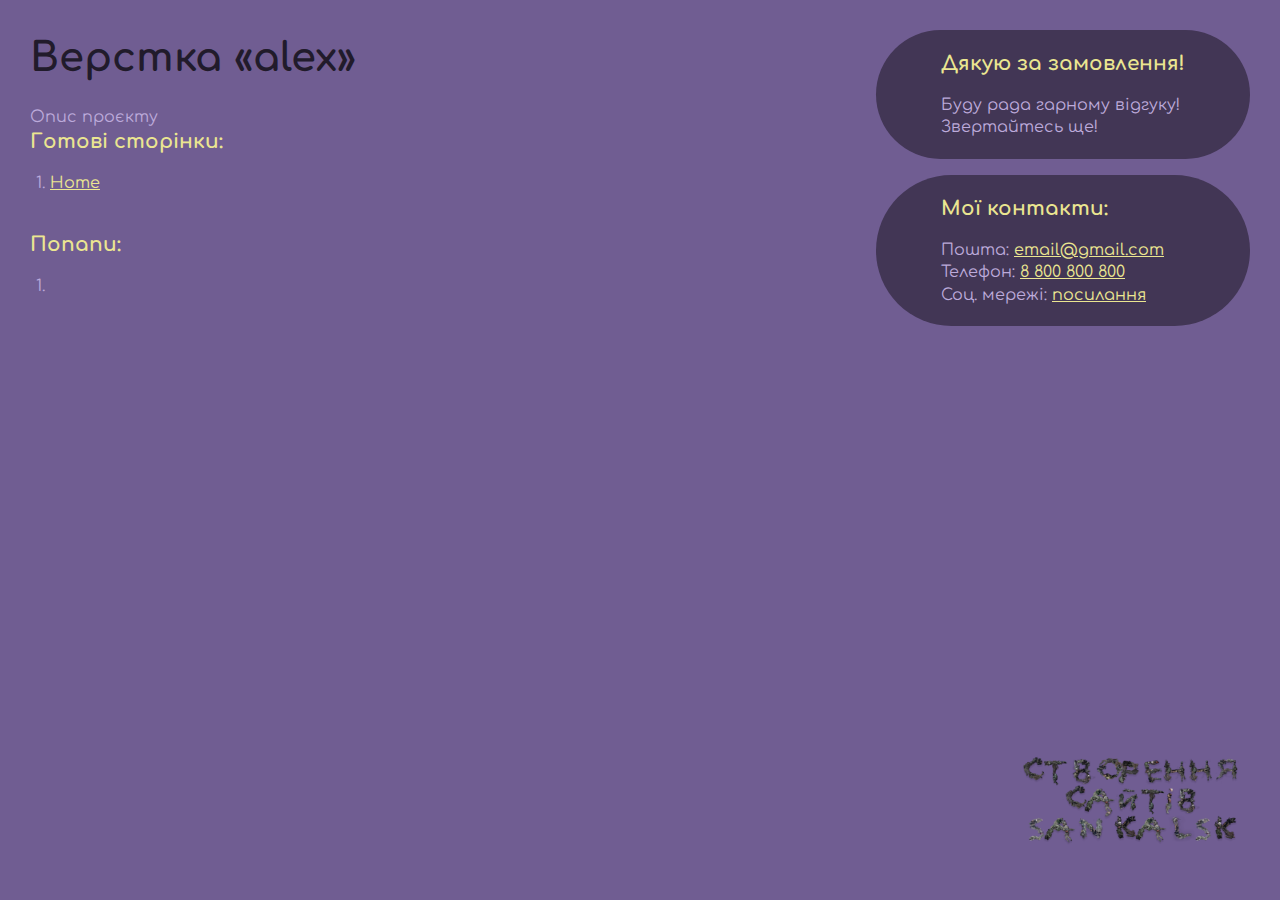
<file: index.html>
<!DOCTYPE html>
<html>

<head>
	<meta charset="UTF-8">
	<meta name="viewport" content="width=device-width, initial-scale=1.0">
	<title>Верстка «alex»</title>
</head>

<body>
	<div class="rootpage">
		<div class="rootpage__info">
			<h1>Верстка «alex»</h1>
			<div class="rootpage__content">
				<div class="rootpage__label">
					Опис проєкту
				</div>
				<h2>Готові сторінки:</h2>
				<ol class="rootpage__list">
					<li><a target="_blank" href="home.html">Home</a></li>
				</ol>
				<h2>Попапи:</h2>
				<ol class="rootpage__list">
					<li><a target="_blank" href="home.html#"></a></li>
				</ol>
			</div>
		</div>
		<div class="rootpage__feedback">
			<div class="rootpage__tnx">
				<h2>Дякую за замовлення!</h2>
				<p>Буду рада гарному відгуку!</p>
				<p>Звертайтесь ще!</p>
			</div>
			<div class="rootpage__contacts">
				<h2>Мої контакти:</h2>
				<p>Пошта: <a href="mailto:email@gmail.com">email@gmail.com</a></p>
				<p>Телефон: <a href="tel:8800800800">8 800 800 800</a></p>
				<p>Соц. мережі: <a href="#">посилання</a></p>
			</div>
		</div>
	</div>
</body>
<style>
	@charset "UTF-8";
	@import url('https://fonts.googleapis.com/css2?family=Comfortaa:wght@400;700&display=swap');

	*,
	*::before,
	*::after {
		padding: 0px;
		margin: 0px;
		border: 0px;
		box-sizing: border-box;
	}

	html,
	body {
		height: 100%;
		margin: 0;
		padding: 0;
		min-width: 20rem;
		width: 100%;
		color: #bcaada;
		background-color: #705d92;
	}

	body {
		font-family: 'Comfortaa', cursive;
		font-size: 100%;
		line-height: 1;
		font-size: 1rem;
	}

	a {
		text-decoration: underline;
		color: #ebe691
	}

	a:visited {
		text-decoration: underline;
		color: #aaa768;
	}

	a:hover {
		text-decoration: none;
	}

	ul li {
		list-style: none;
	}

	img {
		vertical-align: top;
	}

	.wrapper {
		width: 100%;
		min-height: 100%;
		overflow: hidden;
	}

	.rootpage {
		padding: 1.875rem;
		display: flex;
		justify-content: space-between;
		align-items: flex-start;
		min-height: 100%;
		gap: 1.25rem;
		background: url("img/no_father_bot.png") right bottom / 18.75rem 12.5rem no-repeat;
	}

	@media (max-width: 767px) {
		.rootpage {
			flex-direction: column;
			padding: 1.875rem .9375rem 12.5rem .9375rem;
		}
	}

	h1 {
		color: #211b2b;
		font-size: 2.5rem;
		margin: 0px 0px 1.25rem 0px;
		transition: all 0.5s ease 0s;
	}

	h1:hover {
		text-shadow: 0 0 5px #bcaada;
		transition: all 0.5s ease 0s;
	}

	@media (max-width: 767px) {
		h1 {
			font-size: 1.85rem;
			margin: 0px 0px 1.25rem 0px;
		}
	}

	h2 {
		color: #ebe691;
		font-size: 1.25rem;
		margin: 0px 0px 1rem 0px;
	}

	@media (max-width: 767px) {
		h2 {
			font-size: 1.125rem;
			margin: 0px 0px 1rem 0px;
		}
	}

	.rootpage__info {
		line-height: 1.4;
		margin: 0px 0px 1.5rem 0px;
	}

	.rootpage__list {
		margin: 0px 0px 2.25rem 1.25rem;
	}

	.rootpage__list li:not(:last-child) {
		margin: 0px 0px 15px 0px;
	}

	.rootpage__contacts,
	.rootpage__tnx {
		border-radius: 200px;
		padding: 20px 65px;
		line-height: 1.4;
		transition: all 0.5s ease 0s;
	}

	.rootpage__contacts:hover,
	.rootpage__tnx:hover {
		box-shadow: 0 0 5px #bcaada;
		transition: all 0.5s ease 0s;
	}

	@media (max-width: 767px) {

		.rootpage__contacts,
		.rootpage__tnx {
			border-radius: 2.5rem;
			padding: 1.25rem;
		}
	}

	.rootpage__contacts {
		background-color: #423655;
	}

	.rootpage__contacts a {
		color: #ebe691;
	}

	.rootpage__tnx {
		background-color: #423655;
		margin: 0px 0px 1rem 0px;
	}
</style>

</html>
</file>
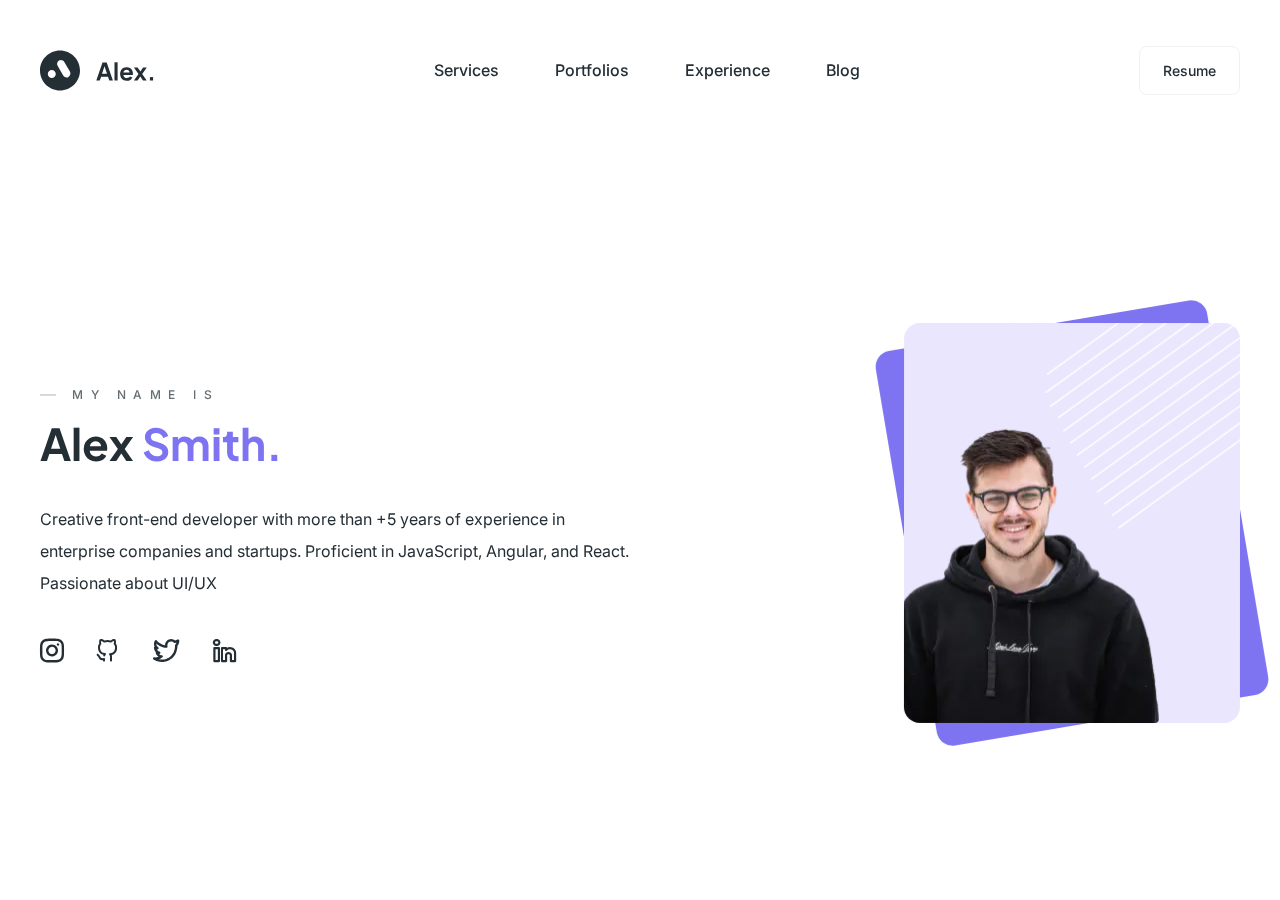
<file: home.html>
<!DOCTYPE html>
<html lang="en">

<head>
	<title>HomePage</title>
	<meta charset="UTF-8">
	<meta name="format-detection" content="telephone=no">
	<!-- <style>body{opacity: 0;}</style> -->
	<link rel="stylesheet" href="css/style.min.css?_v=20230530224243">
	<link rel="shortcut icon" href="favicon.ico">
	<!-- <meta name="robots" content="noindex, nofollow"> -->
	<meta name="viewport" content="width=device-width, initial-scale=1.0">
</head>

<body>
	<div data-fp class="wrapper">
		<header class="header">
			<div class="header__container">
				<a href="#" class="header__logo">
					<img src="img/header/Logo.svg" alt="Logo">
				</a>
				<div class="header__menu menu">
					<nav class="menu__body">
						<ul class="menu__list">
							<li class="menu__item"><a data-goto=".services" href="#" class="menu__link">Services</a></li>
							<li class="menu__item"><a data-goto=".portfolio" href="#" class="menu__link">Portfolios</a></li>
							<li class="menu__item"><a data-goto=".career" href="#" class="menu__link">Experience</a></li>
							<li class="menu__item"><a data-goto=".blog" href="#" class="menu__link">Blog</a></li>
						</ul>
					</nav>
				</div>
				<div class="header__actions">
					<a href="#" class="header__button button">Resume</a>
					<button type="button" class="icon-menu"><span></span></button>
				</div>
			</div>
		</header>
		<main class="page">
			<section data-fp-section class="page__main main-section">
				<div class="main-section__container">
					<div class="main-section__content">
						<div class="main-section__title title">
							<div class="title__label">MY NAME IS</div>
							<h1 class="title__value title__value_big">Alex <span>Smith.</span></h1>
						</div>
						<div class="main-section__text text">
							<p>
								Creative front-end developer with more than +5 years of experience in enterprise companies and
								startups. Proficient in JavaScript, Angular, and React. Passionate about UI/UX
							</p>
						</div>
						<ul class="main-section__socials socials">
							<li class="socials__item"><a href="#" class="socials__link _icon-instagram"></a></li>
							<li class="socials__item"><a href="#" class="socials__link _icon-github"></a></li>
							<li class="socials__item"><a href="#" class="socials__link _icon-twitter"></a></li>
							<li class="socials__item"><a href="#" class="socials__link _icon-linkedin"></a></li>
						</ul>
					</div>
					<div data-prlx-mouse class="main-section__decor decor-main-section">
						<div class="decor-main-section__box">
							<div class="decor-main-section__image">
								<picture><source srcset="img/main-section/image.webp" type="image/webp"><img class="decor-main-section__picture" src="img/main-section/image.png" alt="Picture"></picture>
							</div>
						</div>
					</div>
				</div>
			</section>
			<section data-fp-section class="page__services services">
				<div class="services__container">
					<div class="services__title title title_center">
						<div class="title__label">SERVICES</div>
						<h2 class="title__value">Specialized in</h2>
					</div>
					<ul class="services__items">
						<li class="services__item item-service">
							<article class="item-service__card">
								<div class="item-service__icon">
									<img src="img/services/icons/crown.svg" alt="Icon">
								</div>
								<h4 class="item-service__title">UI/UX Design</h4>
								<div class="item-service__text">
									<p>Turn what you have in mind of a digital product into reality. For any platform you
										consider.</p>
								</div>
							</article>
						</li>
						<li class="services__item item-service">
							<article class="item-service__card">
								<div class="item-service__icon">
									<img src="img/services/icons/App.svg" alt="Icon">
								</div>
								<h4 class="item-service__title">Application Development</h4>
								<div class="item-service__text">
									<p>Standard designing, building, and implementing your applications with documentation.</p>
								</div>
							</article>
						</li>
						<li class="services__item item-service">
							<article class="item-service__card">
								<div class="item-service__icon">
									<img src="img/services/icons/globe.svg" alt="Icon">
								</div>
								<h4 class="item-service__title">Web Development</h4>
								<div class="item-service__text">
									<p>Create and maintain your websites and also take care of its performance and traffic
										capacity.</p>
								</div>
							</article>
						</li>
					</ul>
				</div>
			</section>
			<section data-fp-section class="page__portfolio portfolio">
				<div class="portfolio__container">
					<div class="portfolio__header">
						<div class="portfolio__title title">
							<div class="title__label">MY WORKS</div>
							<h2 class="title__value">Featured Portfolios</h2>
						</div>
						<div class="portfolio__controls">
							<button type="button" class="portfolio__arrow portfolio__arrow_prev swiper-button-prev _icon-arrow"></button>
							<button type="button" class="portfolio__arrow portfolio__arrow_next swiper-button-next _icon-arrow"></button>
						</div>
					</div>
					<div class="portfolio__slider swiper">
						<div class="portfolio__wrapper swiper-wrapper">
							<div class="portfolio__slide swiper-slide">
								<article class="item-portfolio">
									<a href="#" class="item-portfolio__image-ibg">
										<picture><source srcset="img/portfolio/01.webp" type="image/webp"><img src="img/portfolio/01.jpg" alt="Image"></picture>
									</a>
									<div class="item-portfolio__body">
										<h4 class="item-portfolio__title">
											<a href="#" class="item-portfolio__link-title">Agency Website.</a>
										</h4>
										<div class="item-portfolio__footer">
											<a href="#" class="item-portfolio__category category-link">WordPress</a>
											<a href="#" class="item-portfolio__link _icon-link"></a>
										</div>
									</div>
								</article>
							</div>
							<div class="portfolio__slide swiper-slide">
								<article class="item-portfolio">
									<a href="#" class="item-portfolio__image-ibg">
										<picture><source srcset="img/portfolio/02.webp" type="image/webp"><img src="img/portfolio/02.jpg" alt="Image"></picture>
									</a>
									<div class="item-portfolio__body">
										<h4 class="item-portfolio__title">
											<a href="#" class="item-portfolio__link-title">Dashboard Website.</a>
										</h4>
										<div class="item-portfolio__footer">
											<a href="#" class="item-portfolio__category category-link">React</a>
											<a href="#" class="item-portfolio__link _icon-link"></a>
										</div>
									</div>
								</article>
							</div>
							<div class="portfolio__slide swiper-slide">
								<article class="item-portfolio">
									<a href="#" class="item-portfolio__image-ibg">
										<picture><source srcset="img/portfolio/03.webp" type="image/webp"><img src="img/portfolio/03.jpg" alt="Image"></picture>
									</a>
									<div class="item-portfolio__body">
										<h4 class="item-portfolio__title">
											<a href="#" class="item-portfolio__link-title">Support Center Website.</a>
										</h4>
										<div class="item-portfolio__footer">
											<a href="#" class="item-portfolio__category category-link">PHP</a>
											<a href="#" class="item-portfolio__link _icon-link"></a>
										</div>
									</div>
								</article>
							</div>
							<div class="portfolio__slide swiper-slide">
								<article class="item-portfolio">
									<a href="#" class="item-portfolio__image-ibg">
										<picture><source srcset="img/portfolio/01.webp" type="image/webp"><img src="img/portfolio/01.jpg" alt="Image"></picture>
									</a>
									<div class="item-portfolio__body">
										<h4 class="item-portfolio__title">
											<a href="#" class="item-portfolio__link-title">Agency Website.</a>
										</h4>
										<div class="item-portfolio__footer">
											<a href="#" class="item-portfolio__category category-link">WordPress</a>
											<a href="#" class="item-portfolio__link _icon-link"></a>
										</div>
									</div>
								</article>
							</div>
							<div class="portfolio__slide swiper-slide">
								<article class="item-portfolio">
									<a href="#" class="item-portfolio__image-ibg">
										<picture><source srcset="img/portfolio/02.webp" type="image/webp"><img src="img/portfolio/02.jpg" alt="Image"></picture>
									</a>
									<div class="item-portfolio__body">
										<h4 class="item-portfolio__title">
											<a href="#" class="item-portfolio__link-title">Dashboard Website.</a>
										</h4>
										<div class="item-portfolio__footer">
											<a href="#" class="item-portfolio__category category-link">React</a>
											<a href="#" class="item-portfolio__link _icon-link"></a>
										</div>
									</div>
								</article>
							</div>
							<div class="portfolio__slide swiper-slide">
								<article class="item-portfolio">
									<a href="#" class="item-portfolio__image-ibg">
										<picture><source srcset="img/portfolio/03.webp" type="image/webp"><img src="img/portfolio/03.jpg" alt="Image"></picture>
									</a>
									<div class="item-portfolio__body">
										<h4 class="item-portfolio__title">
											<a href="#" class="item-portfolio__link-title">Support Center Website.</a>
										</h4>
										<div class="item-portfolio__footer">
											<a href="#" class="item-portfolio__category category-link">PHP</a>
											<a href="#" class="item-portfolio__link _icon-link"></a>
										</div>
									</div>
								</article>
							</div>
						</div>
					</div>
				</div>
			</section>
			<section data-fp-section class="page__career career">
				<div data-tabs="768" class="career__container">
					<div class="career__body">
						<div class="career_title title">
							<div class="title__label">career path</div>
							<h2 class="title__value">Work Experices</h2>
						</div>
						<nav data-tabs-titles class="career__navigation navigation-career">
							<button type="button" class="navigation-career__title _tab-active">Apple</button>
							<button type="button" class="navigation-career__title">Microsoft</button>
							<button type="button" class="navigation-career__title">Facebook</button>
							<button type="button" class="navigation-career__title">Slack</button>
						</nav>
						<div data-tabs-body class="career__content content-career">
							<div class="content-career__body">
								<div class="content-career__header">
									<h3 class="content-career__title">Front-end Developer <a href="#" class="content-career__link-title">Apple .Inc</a></h3>
									<div class="content-career__location">California, United States</div>
									<div class="content-career__time">Nov 2020 - Present · Full-time</div>
									<div class="content-career__categories">
										<a href="#" class="content-career__category category-link">Swift</a>
										<a href="#" class="content-career__category category-link">Go</a>
									</div>
								</div>
								<div class="content-career__main">
									<ul class="content-career__list">
										<li class="content-career__item">Improving overall website performance for mobile users.</li>
										<li class="content-career__item">Collaborate with back-end developers and web designers to improve usability</li>
										<li class="content-career__item">Add voice search feature for mobile app.</li>
										<li class="content-career__item">Developing an admin panel to manage contents, users, products and ...</li>
									</ul>
								</div>
							</div>
							<div class="content-career__body">
								<div class="content-career__header">
									<h3 class="content-career__title">Front-end Developer <a href="#" class="content-career__link-title">Microsoft .Inc</a></h3>
									<div class="content-career__location">California, United States</div>
									<div class="content-career__time">Nov 2020 - Present · Full-time</div>
									<div class="content-career__categories">
										<a href="#" class="content-career__category category-link">Swift</a>
										<a href="#" class="content-career__category category-link">Go</a>
									</div>
								</div>
								<div class="content-career__main">
									<ul class="content-career__list">
										<li class="content-career__item">Improving overall website performance for mobile users.</li>
										<li class="content-career__item">Collaborate with back-end developers and web designers to improve usability</li>
										<li class="content-career__item">Add voice search feature for mobile app.</li>
										<li class="content-career__item">Developing an admin panel to manage contents, users, products and ...</li>
									</ul>
								</div>
							</div>
							<div class="content-career__body">
								<div class="content-career__header">
									<h3 class="content-career__title">Front-end Developer <a href="#" class="content-career__link-title">Meta .Inc</a></h3>
									<div class="content-career__location">California, United States</div>
									<div class="content-career__time">Nov 2020 - Present · Full-time</div>
									<div class="content-career__categories">
										<a href="#" class="content-career__category category-link">Swift</a>
										<a href="#" class="content-career__category category-link">Go</a>
									</div>
								</div>
								<div class="content-career__main">
									<ul class="content-career__list">
										<li class="content-career__item">Improving overall website performance for mobile users.</li>
										<li class="content-career__item">Collaborate with back-end developers and web designers to improve usability</li>
										<li class="content-career__item">Add voice search feature for mobile app.</li>
										<li class="content-career__item">Developing an admin panel to manage contents, users, products and ...</li>
									</ul>
								</div>
							</div>
							<div class="content-career__body">
								<div class="content-career__header">
									<h3 class="content-career__title">Front-end Developer <a href="#" class="content-career__link-title">Slack .Inc</a></h3>
									<div class="content-career__location">California, United States</div>
									<div class="content-career__time">Nov 2020 - Present · Full-time</div>
									<div class="content-career__categories">
										<a href="#" class="content-career__category category-link">Swift</a>
										<a href="#" class="content-career__category category-link">Go</a>
									</div>
								</div>
								<div class="content-career__main">
									<ul class="content-career__list">
										<li class="content-career__item">Improving overall website performance for mobile users.</li>
										<li class="content-career__item">Collaborate with back-end developers and web designers to improve usability</li>
										<li class="content-career__item">Add voice search feature for mobile app.</li>
										<li class="content-career__item">Developing an admin panel to manage contents, users, products and ...</li>
									</ul>
								</div>
							</div>
						</div>
					</div>
				</div>
			</section>
			<section data-fp-section class="page__blog blog">
				<div class="blog__container">
					<div class="blog__title title">
						<div class="title__label">MY ARTICLES</div>
						<h2 class="title__value">Personal Blog</h2>
					</div>
					<div class="blog__items">
						<article class="blog__item item-blog">
							<a href="#" class="item-blog__image-ibg">
								<picture><source srcset="img/blog/01.webp" type="image/webp"><img src="img/blog/01.jpg" alt="Thumbnail"></picture>
							</a>
							<div class="item-blog__body">
								<h4 class="item-blog__title">
									<a href="#" class="item-blog__link-title">How to prototype in figma</a>
								</h4>
								<div class="item-blog__date date">July 15, 2021</div>
								<div class="item-blog__text">
									<p>
										Lorem ipsum dolor sit amet consectetur adipisicing elit. Ad facilis reprehenderit nostrum et aliquam officia enim, quos hic commodi, a quaerat inventore, necessitatibus veritatis. Voluptatem laudantium itaque officia eos quidem.
									</p>
								</div>
								<a href="#" class="item-blog__button">Continue Reading </a>
							</div>
						</article>
						<article class="blog__item item-blog">
							<a href="#" class="item-blog__image-ibg">
								<picture><source srcset="img/blog/02.webp" type="image/webp"><img src="img/blog/02.jpg" alt="Thumbnail"></picture>
							</a>
							<div class="item-blog__body">
								<h4 class="item-blog__title">
									<a href="#" class="item-blog__link-title">Being more productive with Notion.</a>
								</h4>
								<div class="item-blog__date date">Aug 8, 2020</div>
								<div class="item-blog__text">
									<p>
										Lorem ipsum dolor sit amet consectetur adipisicing elit. Corrupti fuga eos eius? Cumque accusantium in praesentium eaque sint tempora nisi! Reiciendis tempore, vero quidem voluptates voluptas ipsum! In, quidem repellendus.
									</p>
								</div>
								<a href="#" class="item-blog__button">Continue Reading </a>
							</div>
						</article>
						<article class="blog__item item-blog">
							<a href="#" class="item-blog__image-ibg">
								<picture><source srcset="img/blog/03.webp" type="image/webp"><img src="img/blog/03.jpg" alt="Thumbnail"></picture>
							</a>
							<div class="item-blog__body">
								<h4 class="item-blog__title">
									<a href="#" class="item-blog__link-title">Beginners guide to adobe illustrator</a>
								</h4>
								<div class="item-blog__date date">Feb 19, 2021</div>
								<div class="item-blog__text">
									<p>
										Lorem ipsum, dolor sit amet consectetur adipisicing elit. Officia, eum animi libero rerum iste, odit explicabo veritatis harum eveniet, aliquam nobis laboriosam perferendis a placeat totam earum dolor tenetur vel?
									</p>
								</div>
								<a href="#" class="item-blog__button">Continue Reading </a>
							</div>
						</article>
					</div>
				</div>
			</section>
			<section data-fp-section class="page__testimonials testimonials">
				<div class="testimonials__container">
					<div class="testimonials__title title">
						<div class="title__label">MY CLIENTS</div>
						<h2 class="title__value">Testimonials</h2>
					</div>
					<div class="testimonials__items">
						<div class="testimonials__item item-testimonials">
							<div class="item-testimonials__avatar-ibg">
								<picture><source srcset="img/testimonials/01.webp" type="image/webp"><img src="img/testimonials/01.jpg" alt="Avatar"></picture>
							</div>
							<div class="item-testimonials__text">
								<p>We were very pleased to hear how you resolved our website's user interface issues and challenges.</p>
							</div>
							<div class="item-testimonials__name">Amelia Miller</div>
							<div class="item-testimonials__profession date">Designer</div>
						</div>
						<div class="testimonials__item item-testimonials">
							<div class="item-testimonials__avatar-ibg">
								<picture><source srcset="img/testimonials/02.webp" type="image/webp"><img src="img/testimonials/02.jpg" alt="Avatar"></picture>
							</div>
							<div class="item-testimonials__text">
								<p>I’m glad I decided to work with you. The project was delivered on time with all the requirements.</p>
							</div>
							<div class="item-testimonials__name">James Delaney</div>
							<div class="item-testimonials__profession date">Developer</div>
						</div>
						<div class="testimonials__item item-testimonials">
							<div class="item-testimonials__avatar-ibg">
								<picture><source srcset="img/testimonials/03.webp" type="image/webp"><img src="img/testimonials/03.jpg" alt="Avatar"></picture>
							</div>
							<div class="item-testimonials__text">
								<p>The management of our projects was always faced with difficulties, but you handled these well.</p>
							</div>
							<div class="item-testimonials__name">Isabella Bennett</div>
							<div class="item-testimonials__profession date">Manager</div>
						</div>
					</div>
				</div>
			</section>
			<section data-fp-section class="page__skills skills">
				<div class="skills__container">
					<div class="skills__title title">
						<div class="title__label">LEARNING PATH</div>
						<h2 class="title__value">Education & Skills</h2>
					</div>
					<div class="skills__body">
						<ul class="skills__timeline timeline">
							<li class="timeline__item">
								<div class="timeline__title">Kingston university</div>
								<div class="timeline__text">
									<p>Master's degree - Software Engineering</p>
								</div>
								<div class="timeline__date">2019 - 2021</div>
							</li>
							<li class="timeline__item">
								<div class="timeline__title">Kingston university</div>
								<div class="timeline__text">
									<p>Bachelor's degree - Computer Engineering</p>
								</div>
								<div class="timeline__date">2015 - 2019</div>
							</li>
							<li class="timeline__item">
								<div class="timeline__title">Westminster School </div>
								<div class="timeline__text">
									<p>Diploma's degree - Mathematics</p>
								</div>
								<div class="timeline__date">2013 - 2015</div>
							</li>
						</ul>
						<div class="skills__summary summary">
							<div class="summary__text text">
								<p>
									For 5+ years, I have been continuously learning in the field of front-end and experimenting with new technologies and frameworks, and here you can see a summary of my skills.
								</p>
							</div>
							<ul class="summary__list">
								<li class="summary__item">
									<div class="summary__label">React</div>
									<div class="summary__line">
										<span style="width: 67.5%;"></span>
									</div>
								</li>
								<li class="summary__item">
									<div class="summary__label">Angular</div>
									<div class="summary__line">
										<span style="width: 52%;"></span>
									</div>
								</li>
								<li class="summary__item">
									<div class="summary__label">Javascript</div>
									<div class="summary__line">
										<span style="width: 64%;"></span>
									</div>
								</li>
							</ul>
						</div>
					</div>
				</div>
			</section>
		</main>
		<div data-fp-section class="page__bottom bottom-page">
			<section class="page__contacts contacts">
				<div class="contacts__container">
					<div class="contacts__content">
						<form action="#" class="contacts__form form">
							<div class="form__item">
								<input autocomplete="off" type="text" name="form[]" data-error="Error" data-required placeholder="Name" class="form__input input">
							</div>
							<div class="form__item">
								<input autocomplete="off" type="email" name="form[]" data-error="Error" data-required="email" placeholder="Email" class="form__input input">
							</div>
							<div class="form__item">
								<textarea autocomplete="off" name="form[]" placeholder="Message" data-error="Error" class="form__input input"></textarea>
							</div>
							<div class="form__item">
								<button class="form__button button button_purple" type="submit">Send Message</button>
							</div>
						</form>
						<div class="contacts__body">
							<ul class="contacts__list list-contacts">
								<li class="list-contacts__item">
									<div class="list-contacts__icon">
										<img src="img/contacts/icons/pin.svg" alt="Icon">
									</div>
									<div class="list-contacts__body">
										<div class="list-contacts__title">Address</div>
										<a href="#" class="list-contacts__text">3424 Layman Avenue, Fayetteville, NC</a>
									</div>
								</li>
								<li class="list-contacts__item">
									<div class="list-contacts__icon">
										<img src="img/contacts/icons/phone.svg" alt="Icon">
									</div>
									<div class="list-contacts__body">
										<div class="list-contacts__title">Phone</div>
										<a href="tel:5014141541" class="list-contacts__text">(501) 414-1541</a>
									</div>
								</li>
								<li class="list-contacts__item">
									<div class="list-contacts__icon">
										<img src="img/contacts/icons/mail.svg" alt="Icon">
									</div>
									<div class="list-contacts__body">
										<div class="list-contacts__title">E-Mail</div>
										<a href="mailto:devchapter@gmail.com" class="list-contacts__text">devchapter@gmail.com</a>
									</div>
								</li>
							</ul>
						</div>
					</div>
				</div>
			</section>
			<footer class="footer">
				<div class="footer__container">
					<ul class="footer__socials socials">
						<li class="socials__item"><a href="#" class="socials__link _icon-instagram"></a></li>
						<li class="socials__item"><a href="#" class="socials__link _icon-github"></a></li>
						<li class="socials__item"><a href="#" class="socials__link _icon-twitter"></a></li>
						<li class="socials__item"><a href="#" class="socials__link _icon-linkedin"></a></li>
					</ul>
					<div class="footer__copyright">© 2022 - DevChapter</div>
				</div>
			</footer>
		</div>
	</div>
	<script src="js/app.min.js?_v=20230530224243"></script>
</body>

</html>
</file>
<file: css/style.min.css>
@charset "UTF-8";@import url(https://fonts.googleapis.com/css?family=Inter:regular,500&display=swap);@import url(https://fonts.googleapis.com/css?family=Plus+Jakarta+Sans:500,700&display=swap);@font-face{font-family:icons;font-display:swap;src:url(../fonts/icons.woff2) format("woff2"),url(../fonts/icons.woff) format("woff");font-weight:400;font-style:normal}.navigation-career__title::after,[class*=_icon-]:before{font-family:icons;font-style:normal;font-weight:400;font-variant:normal;text-transform:none;line-height:1;-webkit-font-smoothing:antialiased;-moz-osx-font-smoothing:grayscale}[class*=_icon-]:before{display:block}._icon-arrow:before{content:"\e900"}._icon-github:before{content:"\e901"}._icon-instagram:before{content:"\e902"}._icon-link:before{content:"\e903"}._icon-linkedin:before{content:"\e904"}._icon-twitter:before{content:"\e905"}*{padding:0;margin:0;border:0}*,:after,:before{-webkit-box-sizing:border-box;box-sizing:border-box}body,html{height:100%;min-width:320px}body{color:#232e35;line-height:1;font-family:Inter;font-size:1rem;-ms-text-size-adjust:100%;-moz-text-size-adjust:100%;-webkit-text-size-adjust:100%;-webkit-font-smoothing:antialiased;-moz-osx-font-smoothing:grayscale}button,input,textarea{font-family:Inter;font-size:inherit;line-height:inherit}button{cursor:pointer;color:inherit;background-color:transparent}a{color:inherit;text-decoration:none}ul li{list-style:none}img{vertical-align:top}h1,h2,h3,h4,h5,h6{font-weight:inherit;font-size:inherit}.lock body{overflow:hidden;-ms-touch-action:none;touch-action:none;-ms-scroll-chaining:none;overscroll-behavior:none}.wrapper{min-height:100%;display:-webkit-box;display:-ms-flexbox;display:flex;-webkit-box-orient:vertical;-webkit-box-direction:normal;-ms-flex-direction:column;flex-direction:column;overflow:hidden}@supports (overflow:clip){.wrapper{overflow:clip}}.wrapper>main{-webkit-box-flex:1;-ms-flex:1 1 auto;flex:1 1 auto}.wrapper>*{min-width:0}[class*=__container]{min-height:100%;max-width:76.875rem;margin:0 auto;padding:0 .9375rem}.fp-init body{overflow:hidden;-ms-touch-action:none;touch-action:none;-ms-scroll-chaining:none;overscroll-behavior:none}[data-fp]{min-height:100vh}.touch [data-fp]{min-height:calc(var(--vh,1vh) * 100)}.fp-init [data-fp]{z-index:1;-ms-touch-action:none;touch-action:none;position:relative;overflow:hidden}.fp-switching [data-fp-section]{-ms-touch-action:none;touch-action:none}.fp-init [data-fp-section]{position:absolute;top:0;left:0;right:0;bottom:0;width:100%;height:100%;overflow:auto}.fp-init .cards-mode [data-fp-section],.fp-init .slider-mode [data-fp-section]{-webkit-transition:-webkit-transform .7s cubic-bezier(.55,.085,0,.99) 0s;transition:-webkit-transform .7s cubic-bezier(.55,.085,0,.99) 0s;-o-transition:transform .7s cubic-bezier(.55,.085,0,.99) 0s;transition:transform .7s cubic-bezier(.55,.085,0,.99) 0s;transition:transform .7s cubic-bezier(.55,.085,0,.99) 0s,-webkit-transform .7s cubic-bezier(.55,.085,0,.99) 0s}.fp-init .fade-mode [data-fp-section]{-webkit-transition:opacity .5s ease-in-out 0s,visibility .5s ease-in-out 0s;-o-transition:opacity .5s ease-in-out 0s,visibility .5s ease-in-out 0s;transition:opacity .5s ease-in-out 0s,visibility .5s ease-in-out 0s}.fp-bullets{position:fixed;top:50%;-webkit-transform:translate(0,-50%);-ms-transform:translate(0,-50%);transform:translate(0,-50%);right:2.5rem;max-height:100%;display:-webkit-box;display:-ms-flexbox;display:flex;-webkit-box-orient:vertical;-webkit-box-direction:normal;-ms-flex-direction:column;flex-direction:column;-ms-flex-wrap:wrap;flex-wrap:wrap;-webkit-box-align:center;-ms-flex-align:center;align-items:center;-webkit-box-pack:center;-ms-flex-pack:center;justify-content:center;z-index:2;gap:.625rem}.fp-bullets .fp-bullet{cursor:pointer;width:1.25rem;height:1.25rem;-webkit-box-flex:0;-ms-flex:0 0 1.25rem;flex:0 0 1.25rem;border-radius:.625rem;background-color:#100c46;-webkit-box-shadow:0 0 .1875rem #6257fe,0 0 1.875rem rgba(255,255,255,.8);box-shadow:0 0 .1875rem #6257fe,0 0 1.875rem rgba(255,255,255,.8);border:.0625rem solid #fff;opacity:.6;-webkit-transition:opacity .4s ease-in-out 0s,background-color .4s ease-in-out 0s,-webkit-transform .4s ease-in-out 0s,-webkit-box-shadow .4s ease-in-out 0s;transition:opacity .4s ease-in-out 0s,background-color .4s ease-in-out 0s,-webkit-transform .4s ease-in-out 0s,-webkit-box-shadow .4s ease-in-out 0s;-o-transition:transform .4s ease-in-out 0s,opacity .4s ease-in-out 0s,background-color .4s ease-in-out 0s,box-shadow .4s ease-in-out 0s;transition:transform .4s ease-in-out 0s,opacity .4s ease-in-out 0s,background-color .4s ease-in-out 0s,box-shadow .4s ease-in-out 0s;transition:transform .4s ease-in-out 0s,opacity .4s ease-in-out 0s,background-color .4s ease-in-out 0s,box-shadow .4s ease-in-out 0s,-webkit-transform .4s ease-in-out 0s,-webkit-box-shadow .4s ease-in-out 0s}.fp-bullets .fp-bullet-active{opacity:1;background-color:#6257fe;-webkit-transform:translate3D(-.3125rem,-.125rem,0);-ms-transform:translate3D(-.3125rem,-.125rem,0);transform:translate3D(-.3125rem,-.125rem,0);-webkit-box-shadow:.3125rem .125rem .1875rem #100c46,0 0 1.875rem rgba(255,255,255,.8);box-shadow:.3125rem .125rem .1875rem #100c46,0 0 1.875rem rgba(255,255,255,.8)}[class*=-ibg]{position:relative}[class*=-ibg] img{position:absolute;width:100%;height:100%;top:0;left:0;-o-object-fit:cover;object-fit:cover}[class*=-ibg_contain] img{-o-object-fit:contain;object-fit:contain}.title__label{font-weight:500;font-size:.75rem;line-height:2;text-transform:uppercase;color:#656d72;letter-spacing:.625em;display:-webkit-box;display:-ms-flexbox;display:flex;-webkit-box-align:center;-ms-flex-align:center;align-items:center;gap:1rem}.title__label:not(:last-child){margin-bottom:.5625rem}.title__label::before{content:"";width:1rem;height:.125rem;background-color:#d9d9d9}.title__value{font-family:"Plus Jakarta Sans";font-weight:700;line-height:1.25;text-transform:capitalize}.title__value:not(:last-child){margin-bottom:.5625rem}.title__value span{color:#7e74f1}.title__value_big{line-height:1.25}.title_center{margin:0 auto;max-width:16.25rem}.text{line-height:2}.text p:not(:last-child){margin-bottom:.625rem}.socials{display:-webkit-box;display:-ms-flexbox;display:flex;row-gap:.625rem}.socials__item{-webkit-box-flex:0;-ms-flex:0 0 1.5rem;flex:0 0 1.5rem}.socials__link{font-size:1.5rem;-webkit-transition:color .5s ease 0s;-o-transition:color .5s ease 0s;transition:color .5s ease 0s}.category-link{font-size:.75rem;line-height:1.25;color:#656d72;border:.0625rem solid #f1f1f1;border-radius:.25rem;padding:.25rem .5rem;-webkit-transition:all .5s ease 0s;-o-transition:all .5s ease 0s;transition:all .5s ease 0s}.date{background-color:#fbfbfb;border-radius:.25rem;padding:.25rem .5rem;font-weight:500;font-size:.75rem;line-height:1.25;color:#656d72}.button{border:.0625rem solid #f1f1f1;padding:.9375rem 1.4375rem;border-radius:.5rem;font-weight:500;font-size:.875rem;line-height:1.2142857143;-webkit-transition:all .5s ease 0s;-o-transition:all .5s ease 0s;transition:all .5s ease 0s}.button_purple{background-color:#7e74f1;border:.0625rem solid #7e74f1;color:#fff;width:100%}.header{position:fixed;width:100%;top:0;left:0;z-index:100;background-color:rgba(255,255,255,.8)}.header__container{display:-webkit-box;display:-ms-flexbox;display:flex;-webkit-box-align:center;-ms-flex-align:center;align-items:center;-webkit-box-pack:justify;-ms-flex-pack:justify;justify-content:space-between;gap:.9375rem;padding-bottom:.3125rem;padding-top:.3125rem}.header__logo{position:relative;z-index:5;-webkit-box-flex:0;-ms-flex:0 0 7.125rem;flex:0 0 7.125rem}.header__logo img{max-width:100%}.header__actions{display:-webkit-box;display:-ms-flexbox;display:flex;-webkit-box-align:center;-ms-flex-align:center;align-items:center;gap:1.25rem}.header__button{position:relative;z-index:5}.menu-open .menu__body{right:0;-webkit-transition:right .5s ease 0s;-o-transition:right .5s ease 0s;transition:right .5s ease 0s}.menu__item{text-align:right}.menu__link{font-weight:500;line-height:1.1875;-webkit-transition:color .5s ease 0s;-o-transition:color .5s ease 0s;transition:color .5s ease 0s}.icon-menu{display:none}.bottom-page{display:-webkit-box;display:-ms-flexbox;display:flex;-webkit-box-orient:vertical;-webkit-box-direction:normal;-ms-flex-direction:column;flex-direction:column}.footer__container{display:-webkit-box;display:-ms-flexbox;display:flex;-webkit-box-orient:vertical;-webkit-box-direction:normal;-ms-flex-direction:column;flex-direction:column;-webkit-box-align:center;-ms-flex-align:center;align-items:center;-webkit-box-pack:center;-ms-flex-pack:center;justify-content:center;row-gap:1.5rem}.footer__socials .socials__link{color:#656d72;-webkit-transition:color .5s ease 0s;-o-transition:color .5s ease 0s;transition:color .5s ease 0s}.footer__copyright{font-size:.875rem;line-height:1.2142857143;color:#656d72}.main-section__container{display:-ms-grid;display:grid;-ms-grid-columns:(1fr)[2];grid-template-columns:repeat(2,1fr);-webkit-box-align:center;-ms-flex-align:center;align-items:center;-webkit-column-gap:1.25rem;-moz-column-gap:1.25rem;column-gap:1.25rem;padding-bottom:1.875rem}.main-section__decor{-ms-grid-column-align:end;justify-self:end}.decor-main-section{max-width:21rem;width:100%}.decor-main-section__box{position:relative;padding-bottom:119.0476190476%}.decor-main-section__box::after,.decor-main-section__box::before{content:"";position:absolute;width:100%;height:100%;top:0;left:0;border-radius:1rem}.decor-main-section__box::before{background-color:#7e74f1;border-radius:1rem;z-index:1;-webkit-transform:rotate(-9.55deg);-ms-transform:rotate(-9.55deg);transform:rotate(-9.55deg)}.decor-main-section__box::after{z-index:2;background:#eae6fe url(../img/main-section/lines.svg) top right/58% no-repeat}.decor-main-section__image{position:absolute;width:100%;height:100%;top:0;left:0;border-radius:1rem;overflow:hidden}.decor-main-section__picture{position:absolute;width:76%;height:74%;bottom:0;left:0;z-index:3}.services{background-color:#fbfbfb}.services__container{padding-bottom:1.875rem;display:-webkit-box;display:-ms-flexbox;display:flex;-webkit-box-orient:vertical;-webkit-box-direction:normal;-ms-flex-direction:column;flex-direction:column;-webkit-box-pack:center;-ms-flex-pack:center;justify-content:center;-webkit-box-align:center;-ms-flex-align:center;align-items:center}.services__items{width:100%;display:-ms-grid;display:grid;grid-template-columns:repeat(auto-fill,minmax(18.75rem,1fr))}.item-service{background-color:#fff;border-radius:.5rem}.item-service__card{display:-ms-grid;display:grid;justify-items:center;gap:1.25rem}.item-service__icon{background-color:#f5f3fe;border-radius:1rem;display:-webkit-box;display:-ms-flexbox;display:flex;-webkit-box-align:center;-ms-flex-align:center;align-items:center;-webkit-box-pack:center;-ms-flex-pack:center;justify-content:center;width:3.5rem;height:3.5rem}.item-service__icon img{-webkit-box-flex:0;-ms-flex:0 0 1.5rem;flex:0 0 1.5rem;height:1.5rem}.item-service__title{font-family:"Plus Jakarta Sans";font-weight:500;line-height:1.25}.item-service__text{font-size:.875rem;line-height:1.7142857143;text-align:center}.portfolio__container{padding-bottom:1.875rem;display:-webkit-box;display:-ms-flexbox;display:flex;-webkit-box-orient:vertical;-webkit-box-direction:normal;-ms-flex-direction:column;flex-direction:column;-webkit-box-pack:center;-ms-flex-pack:center;justify-content:center}.portfolio__header{display:-webkit-box;display:-ms-flexbox;display:flex;-webkit-box-align:center;-ms-flex-align:center;align-items:center;-webkit-box-pack:justify;-ms-flex-pack:justify;justify-content:space-between;gap:1.25rem}.portfolio__controls{display:-webkit-box;display:-ms-flexbox;display:flex;-webkit-box-align:center;-ms-flex-align:center;align-items:center;-webkit-column-gap:1rem;-moz-column-gap:1rem;column-gap:1rem}.portfolio__arrow{display:-webkit-box;display:-ms-flexbox;display:flex;-webkit-box-align:center;-ms-flex-align:center;align-items:center;-webkit-box-pack:center;-ms-flex-pack:center;justify-content:center;width:2.5rem;height:2.5rem;border-radius:1rem;background-color:#eae6fe;font-size:.75rem;color:#7e74f1;-webkit-transition:background-color .5s ease 0s;-o-transition:background-color .5s ease 0s;transition:background-color .5s ease 0s}.portfolio__arrow_prev{-webkit-transform:rotate(180deg);-ms-transform:rotate(180deg);transform:rotate(180deg)}.portfolio__arrow.swiper-button-disabled{opacity:.5;pointer-events:none}.item-portfolio{border:.0625rem solid #f5f5f5;border-radius:.5rem;overflow:hidden;display:-webkit-box;display:-ms-flexbox;display:flex;-webkit-box-orient:vertical;-webkit-box-direction:normal;-ms-flex-direction:column;flex-direction:column;min-height:100%}.item-portfolio__image-ibg{padding-bottom:81.7174515235%;will-change:transform;overflow:hidden}.item-portfolio__image-ibg::after{content:"";position:absolute;top:0;left:0;width:100%;height:100%;background:-webkit-gradient(linear,left bottom,left top,from(rgba(0,0,0,.1)),to(rgba(0,0,0,.1)));background:-o-linear-gradient(bottom,rgba(0,0,0,.1),rgba(0,0,0,.1));background:linear-gradient(0deg,rgba(0,0,0,.1),rgba(0,0,0,.1))}.item-portfolio__image-ibg img{-o-object-position:top;object-position:top;opacity:.5;-webkit-transition:all .5s ease 0s;-o-transition:all .5s ease 0s;transition:all .5s ease 0s}.item-portfolio__body{-webkit-box-flex:1;-ms-flex:1 1 auto;flex:1 1 auto;padding:1.5rem;font-weight:500;display:-webkit-box;display:-ms-flexbox;display:flex;-webkit-box-orient:vertical;-webkit-box-direction:normal;-ms-flex-direction:column;flex-direction:column;gap:1rem;min-height:100%}.item-portfolio__title{-webkit-box-flex:1;-ms-flex:1 1 100%;flex:1 1 100%;font-family:"Plus Jakarta Sans";line-height:1.25;-webkit-transition:color .5s ease 0s;-o-transition:color .5s ease 0s;transition:color .5s ease 0s}.item-portfolio__footer{color:#656d72;display:-webkit-box;display:-ms-flexbox;display:flex;-webkit-box-align:center;-ms-flex-align:center;align-items:center;-webkit-column-gap:1rem;-moz-column-gap:1rem;column-gap:1rem}.item-portfolio__link{font-size:.625rem;-webkit-transition:color .5s ease 0s;-o-transition:color .5s ease 0s;transition:color .5s ease 0s}.career{background-color:#fbfbfb}.career__container{padding-bottom:1.875rem;display:-webkit-box;display:-ms-flexbox;display:flex;-webkit-box-orient:vertical;-webkit-box-direction:normal;-ms-flex-direction:column;flex-direction:column;-webkit-box-pack:center;-ms-flex-pack:center;justify-content:center}.career__body{display:-ms-grid;display:grid;-webkit-box-align:start;-ms-flex-align:start;align-items:start;grid-auto-flow:column;-ms-grid-columns:auto 1fr;grid-template-columns:auto 1fr;-ms-grid-rows:auto 1fr;grid-template-rows:auto 1fr;-ms-flex-line-pack:center;align-content:center}.career_title{-ms-grid-column:1;-ms-grid-column-span:1;grid-column:1/2;-ms-grid-row:1;-ms-grid-row-span:1;grid-row:1/2}.career__navigation{-ms-grid-column:1;-ms-grid-column-span:1;grid-column:1/2;-ms-grid-row:2;-ms-grid-row-span:1;grid-row:2/3}._tab-spoller .career__navigation{display:none}.career__content{-ms-grid-column:2;-ms-grid-column-span:1;grid-column:2/3;-ms-grid-row:1;-ms-grid-row-span:2;grid-row:1/span 2}.navigation-career__title{display:-webkit-box;display:-ms-flexbox;display:flex;-webkit-box-pack:justify;-ms-flex-pack:justify;justify-content:space-between;-webkit-box-align:center;-ms-flex-align:center;align-items:center;width:100%;text-align:left;padding:.875rem 2.1875rem .875rem 1.5rem;line-height:1.1875;-webkit-transition:all .5s ease 0s;-o-transition:all .5s ease 0s;transition:all .5s ease 0s}.navigation-career__title:not(:last-child){margin-bottom:.5625rem}.navigation-career__title::after{content:"\e900";font-size:.75rem;display:none}._tab-spoller .navigation-career__title{border:.0625rem solid #d9d9d9}._tab-spoller .navigation-career__title::after{display:block;-webkit-transform:rotate(90deg);-ms-transform:rotate(90deg);transform:rotate(90deg)}.navigation-career__title._tab-active{color:#7e74f1;font-weight:500;background-color:#fff}.navigation-career__title._tab-active::after{display:block}._tab-spoller .navigation-career__title._tab-active::after{-webkit-transform:rotate(-90deg);-ms-transform:rotate(-90deg);transform:rotate(-90deg)}.content-career__body{padding-top:1.875rem}.content-career__header{border-bottom:.0625rem solid #f1f1f1}.content-career__title{font-family:"Plus Jakarta Sans";font-weight:500;font-size:1.125rem;line-height:1.2777777778}.content-career__title:not(:last-child){margin-bottom:.5rem}.content-career__link-title{text-decoration-line:underline}.content-career__location{font-size:.875rem;line-height:1.2142857143;color:#656d72}.content-career__location:not(:last-child){margin-bottom:1rem}.content-career__time{font-weight:500;font-size:.875rem;line-height:1.7142857143;color:#656d72}.content-career__time:not(:last-child){margin-bottom:1rem}.content-career__categories{display:-webkit-box;display:-ms-flexbox;display:flex;-webkit-box-align:center;-ms-flex-align:center;align-items:center;-webkit-column-gap:1rem;-moz-column-gap:1rem;column-gap:1rem}.content-career__item{color:#656d72;line-height:1.1875;position:relative;padding-left:1.75rem}.content-career__item:not(:last-child){margin-bottom:1rem}.content-career__item::before{content:"";position:absolute;left:0;top:.5rem;width:.625rem;height:.125rem;background-color:#d9d9d9}.blog__container{padding-bottom:1.875rem;display:-webkit-box;display:-ms-flexbox;display:flex;-webkit-box-orient:vertical;-webkit-box-direction:normal;-ms-flex-direction:column;flex-direction:column;-webkit-box-pack:center;-ms-flex-pack:center;justify-content:center;-webkit-box-align:center;-ms-flex-align:center;align-items:center}.blog__items{-ms-grid-row-align:stretch;align-self:stretch;display:-ms-grid;display:grid;grid-template-columns:repeat(auto-fill,minmax(17.5rem,1fr));row-gap:1.875rem}.item-blog{display:-webkit-box;display:-ms-flexbox;display:flex;-webkit-box-orient:vertical;-webkit-box-direction:normal;-ms-flex-direction:column;flex-direction:column;border-radius:.5rem;border:.0625rem solid #f1f1f1;height:100%}.item-blog__image-ibg{padding-bottom:67.3130193906%;overflow:hidden;border-radius:.5rem .5rem 0 0;will-change:transform}.item-blog__image-ibg img{-webkit-transition:-webkit-transform .5s ease 0s;transition:-webkit-transform .5s ease 0s;-o-transition:transform .5s ease 0s;transition:transform .5s ease 0s;transition:transform .5s ease 0s,-webkit-transform .5s ease 0s}.item-blog__body{display:-webkit-box;display:-ms-flexbox;display:flex;-webkit-box-orient:vertical;-webkit-box-direction:normal;-ms-flex-direction:column;flex-direction:column;padding:1rem 1rem 1.5rem 1rem;height:100%}.item-blog__title:not(:last-child){margin-bottom:1rem}.item-blog__link-title{font-family:"Plus Jakarta Sans";font-weight:500;line-height:1.5;-webkit-transition:color .5s ease 0s;-o-transition:color .5s ease 0s;transition:color .5s ease 0s}.item-blog__date{-ms-flex-item-align:start;-ms-grid-row-align:start;align-self:start}.item-blog__date:not(:last-child){margin-bottom:1rem}.item-blog__text{-webkit-box-flex:1;-ms-flex:1 1 auto;flex:1 1 auto;color:#656d72;line-height:2}.item-blog__button{-ms-flex-item-align:center;-ms-grid-row-align:center;align-self:center;font-weight:500;font-size:.875rem;line-height:1.2142857143;-webkit-transition:color .5s ease 0s;-o-transition:color .5s ease 0s;transition:color .5s ease 0s}.testimonials{background-color:#fbfbfb}.testimonials__container{display:-webkit-box;display:-ms-flexbox;display:flex;-webkit-box-orient:vertical;-webkit-box-direction:normal;-ms-flex-direction:column;flex-direction:column;-webkit-box-pack:center;-ms-flex-pack:center;justify-content:center}.testimonials__items{display:-ms-grid;display:grid;grid-template-columns:repeat(auto-fill,minmax(17.5rem,1fr));row-gap:4.6875rem}.item-testimonials{height:100%;background-color:#fff;border-radius:.5rem;display:-webkit-box;display:-ms-flexbox;display:flex;-webkit-box-orient:vertical;-webkit-box-direction:normal;-ms-flex-direction:column;flex-direction:column}.item-testimonials__avatar-ibg{-ms-flex-item-align:center;-ms-grid-row-align:center;align-self:center;border-radius:50%;overflow:hidden;height:6rem;width:6rem;margin-top:-3rem}.item-testimonials__text{-webkit-box-flex:1;-ms-flex:1 1 auto;flex:1 1 auto;line-height:1.75}.item-testimonials__name{font-family:"Plus Jakarta Sans";font-weight:500;font-size:.875rem;line-height:1.2857142857}.item-testimonials__name:not(:last-child){margin-bottom:.5625rem}.item-testimonials__profession{-ms-flex-item-align:start;align-self:flex-start}.item-testimonials__profession:not(:last-child){margin-bottom:.5625rem}.skills__container{padding-bottom:1.875rem;display:-webkit-box;display:-ms-flexbox;display:flex;-webkit-box-orient:vertical;-webkit-box-direction:normal;-ms-flex-direction:column;flex-direction:column;-webkit-box-pack:center;-ms-flex-pack:center;justify-content:center}.skills__body{display:-ms-grid;display:grid;-ms-grid-columns:1fr 54.8333333333%;grid-template-columns:1fr 54.8333333333%;-webkit-column-gap:1.875rem;-moz-column-gap:1.875rem;column-gap:1.875rem}.timeline{display:-webkit-box;display:-ms-flexbox;display:flex;-webkit-box-orient:vertical;-webkit-box-direction:normal;-ms-flex-direction:column;flex-direction:column;position:relative}.timeline::before{content:"";position:absolute;background-color:#f1f1f1;width:.0625rem;height:100%;top:.25rem;left:.75rem}.timeline__item{padding-left:2.5rem;position:relative}.timeline__item::before{content:"";position:absolute;width:1rem;height:1rem;border-radius:50%;background-color:#f1f1f1;top:.25rem;left:.25rem}.timeline__item:last-child::after{content:"";position:absolute;background-color:#fff;width:.0625rem;height:calc(100% - 1.25rem);bottom:0;left:.75rem}.timeline__title{font-family:"Plus Jakarta Sans";font-weight:500;line-height:1.25}.timeline__title:not(:last-child){margin-bottom:.625rem}.timeline__text{font-size:.875rem;line-height:1.2142857143;color:#656d72}.timeline__text:not(:last-child){margin-bottom:1.5rem}.timeline__date{font-size:.875rem;line-height:1.2142857143;font-weight:500}.timeline__date:not(:last-child){margin-bottom:.625rem}.summary__list{display:-ms-grid;display:grid;gap:2.5rem}.summary__label{font-weight:500;font-size:.875rem;line-height:1.2142857143}.summary__label:not(:last-child){margin-bottom:1rem}.summary__line{background-color:#f5f3fe;height:.5rem;border-radius:.125rem}.summary__line span{display:block;height:.5rem;border-radius:.125rem 0 0 .125rem;background-color:#7e74f1}.contacts{-webkit-box-flex:1;-ms-flex:1 1 auto;flex:1 1 auto;background-color:#fbfbfb}.contacts__container{display:-webkit-box;display:-ms-flexbox;display:flex;-webkit-box-orient:vertical;-webkit-box-direction:normal;-ms-flex-direction:column;flex-direction:column;-webkit-box-pack:center;-ms-flex-pack:center;justify-content:center}.contacts__content{display:-webkit-box;display:-ms-flexbox;display:flex;-webkit-box-align:center;-ms-flex-align:center;align-items:center}.contacts__form{-webkit-box-flex:0;-ms-flex:0 1 50%;flex:0 1 50%}.form{display:-ms-grid;display:grid;gap:1rem}.form__item{position:relative}.form__input{width:100%;height:3rem;border-radius:.5rem;padding:1rem 1.5rem;background-color:#fff}.form__input::-webkit-input-placeholder{color:#656d72;font-size:.875rem;line-height:1.2142857143}.form__input::-moz-placeholder{color:#656d72;font-size:.875rem;line-height:1.2142857143}.form__input:-ms-input-placeholder{color:#656d72;font-size:.875rem;line-height:1.2142857143}.form__input::-ms-input-placeholder{color:#656d72;font-size:.875rem;line-height:1.2142857143}.form__input::placeholder{color:#656d72;font-size:.875rem;line-height:1.2142857143}.form__input:focus{outline:.0625rem solid #7e74f1}.form__input:focus::-webkit-input-placeholder{color:#232e35}.form__input:focus::-moz-placeholder{color:#232e35}.form__input:focus:-ms-input-placeholder{color:#232e35}.form__input:focus::-ms-input-placeholder{color:#232e35}.form__input:focus::placeholder{color:#232e35}.form__error{position:absolute;width:100%;height:100%;bottom:-105%;left:1.5rem;color:red;font-size:.625rem}textarea.form__input{height:11.875rem;resize:vertical}.list-contacts{display:-ms-grid;display:grid}.list-contacts__item{display:-webkit-box;display:-ms-flexbox;display:flex;-webkit-box-align:center;-ms-flex-align:center;align-items:center;-webkit-column-gap:1.5rem;-moz-column-gap:1.5rem;column-gap:1.5rem}.list-contacts__icon{-webkit-box-flex:0;-ms-flex:0 0 3.5rem;flex:0 0 3.5rem;height:3.5rem;border-radius:1rem;background-color:#f5f3fe;display:-webkit-box;display:-ms-flexbox;display:flex;-webkit-box-pack:center;-ms-flex-pack:center;justify-content:center;-webkit-box-align:center;-ms-flex-align:center;align-items:center}.list-contacts__icon img{-webkit-box-flex:0;-ms-flex:0 0 1.5rem;flex:0 0 1.5rem}.list-contacts__title{font-weight:500;line-height:1.1875}.list-contacts__title:not(:last-child){margin-bottom:.25rem}.list-contacts__text{font-size:.875rem;line-height:1.7142857143;color:#656d72;-webkit-transition:color .5s ease 0s;-o-transition:color .5s ease 0s;transition:color .5s ease 0s}.swiper{overflow:hidden}.swiper-initialized{-ms-touch-action:pan-y;touch-action:pan-y}.swiper-wrapper{width:100%;height:100%;-webkit-box-sizing:content-box;box-sizing:content-box;display:-webkit-box;display:-ms-flexbox;display:flex;position:relative}.swiper-vertical .swiper-wrapper{-webkit-box-orient:vertical;-webkit-box-direction:normal;-ms-flex-direction:column;flex-direction:column}.swiper-autoheight .swiper-wrapper{-webkit-box-align:start;-ms-flex-align:start;align-items:flex-start}.swiper-initialized .swiper-slide{-ms-flex-negative:0;flex-shrink:0}.swiper-android .swiper-slide,.swiper-android .swiper-wrapper{-webkit-transform:translate3d(0,0,0);transform:translate3d(0,0,0)}.swiper-button-lock{display:none!important}@media (min-width:47.99875em){.menu__list{display:-webkit-box;display:-ms-flexbox;display:flex;-ms-flex-wrap:wrap;flex-wrap:wrap;row-gap:.625rem}}@media (min-width:47.99875em) and (min-width:75em){.menu__list{-webkit-column-gap:3.5rem;-moz-column-gap:3.5rem;column-gap:3.5rem}}@media (min-width:76.875em){.title__value{font-size:2.25rem}.title__value_big{font-size:2.75rem}.socials{-webkit-column-gap:2rem;-moz-column-gap:2rem;column-gap:2rem}.header{padding-top:2.5625rem}.header{padding-bottom:2.5625rem}.footer__container{padding-top:5.5rem}.footer__container{padding-bottom:5.5rem}.main-section__container{padding-top:10.9375rem}.main-section__title:not(:last-child){margin-bottom:2rem}.main-section__text:not(:last-child){margin-bottom:2.5rem}.main-section__socials:not(:last-child){margin-bottom:2rem}.services__container{padding-top:10.9375rem}.services__title:not(:last-child){margin-bottom:6.5rem}.services__items{-webkit-column-gap:3.5rem;-moz-column-gap:3.5rem;column-gap:3.5rem}.item-service{padding:3.125rem}.portfolio__container{padding-top:10.9375rem}.portfolio__header:not(:last-child){margin-bottom:9rem}.career__container{padding-top:10.9375rem}.content-career__header{padding-bottom:2rem}.content-career__main{padding-top:2rem}.blog__container{padding-top:10.9375rem}.blog__title{margin-bottom:9rem}.blog__items{-webkit-column-gap:2.5rem;-moz-column-gap:2.5rem;column-gap:2.5rem}.item-blog__text:not(:last-child){margin-bottom:2.625rem}.testimonials__container{padding-top:10.9375rem}.testimonials__container{padding-bottom:9.5625rem}.testimonials__title{margin-bottom:8.25rem}.testimonials__items{-webkit-column-gap:3rem;-moz-column-gap:3rem;column-gap:3rem}.item-testimonials{padding-left:2rem}.item-testimonials{padding-right:2rem}.item-testimonials{padding-bottom:1.875rem}.item-testimonials__avatar-ibg:not(:last-child){margin-bottom:2rem}.item-testimonials__text:not(:last-child){margin-bottom:3rem}.skills__container{padding-top:10.9375rem}.skills__title{margin-bottom:7rem}.timeline{row-gap:4rem}.summary__text:not(:last-child){margin-bottom:4rem}.contacts{padding-top:10.9375rem}.contacts{padding-bottom:8.375rem}textarea.form__input{margin-bottom:2rem}.list-contacts{gap:3rem}}@media (min-width:75em){.career__body{-webkit-column-gap:9rem;-moz-column-gap:9rem;column-gap:9rem}.career__body{row-gap:5rem}.summary__list{padding-right:6.5rem}.contacts__content{-webkit-column-gap:6.5625rem;-moz-column-gap:6.5625rem;column-gap:6.5625rem}}@media (max-width:48em){.career__body{-webkit-column-gap:1.875rem;-moz-column-gap:1.875rem;column-gap:1.875rem}.career__body{row-gap:1.875rem}.summary__list{padding-right:1.25rem}.contacts__content{-webkit-column-gap:1.25rem;-moz-column-gap:1.25rem;column-gap:1.25rem}}@media (max-width:25em){.menu__body{width:100%}}@media (max-width:20em){.title__value{font-size:1.75rem}.title__value_big{font-size:2rem}.socials{-webkit-column-gap:.9375rem;-moz-column-gap:.9375rem;column-gap:.9375rem}.header{padding-top:.9375rem}.header{padding-bottom:.9375rem}.footer__container{padding-top:1.25rem}.footer__container{padding-bottom:1.25rem}.main-section__container{padding-top:6.25rem}.main-section__title:not(:last-child){margin-bottom:1.25rem}.main-section__text:not(:last-child){margin-bottom:1.25rem}.main-section__socials:not(:last-child){margin-bottom:1.25rem}.services__container{padding-top:6.25rem}.services__title:not(:last-child){margin-bottom:1.875rem}.services__items{-webkit-column-gap:1.25rem;-moz-column-gap:1.25rem;column-gap:1.25rem}.item-service{padding:.9375rem}.portfolio__container{padding-top:6.25rem}.portfolio__header:not(:last-child){margin-bottom:1.875rem}.career__container{padding-top:6.25rem}.content-career__header{padding-bottom:1.25rem}.content-career__main{padding-top:1.25rem}.blog__container{padding-top:6.25rem}.blog__title{margin-bottom:1.875rem}.blog__items{-webkit-column-gap:1.25rem;-moz-column-gap:1.25rem;column-gap:1.25rem}.item-blog__text:not(:last-child){margin-bottom:1.625rem}.testimonials__container{padding-top:6.25rem}.testimonials__container{padding-bottom:1.875rem}.testimonials__title{margin-bottom:4.6875rem}.testimonials__items{-webkit-column-gap:1.25rem;-moz-column-gap:1.25rem;column-gap:1.25rem}.item-testimonials{padding-left:.625rem}.item-testimonials{padding-right:.625rem}.item-testimonials{padding-bottom:.9375rem}.item-testimonials__avatar-ibg:not(:last-child){margin-bottom:1.25rem}.item-testimonials__text:not(:last-child){margin-bottom:1.25rem}.skills__container{padding-top:6.25rem}.skills__title{margin-bottom:1.875rem}.timeline{row-gap:1.875rem}.summary__text:not(:last-child){margin-bottom:1.875rem}.contacts{padding-top:6.25rem}.contacts{padding-bottom:1.875rem}textarea.form__input{margin-bottom:.0000000625rem}.list-contacts{gap:1.25rem}}@media (max-width:79.0625em){.decor-main-section{margin-right:1.875rem}}@media (max-width:76.875em){.fp-bullets{right:1.25rem}}@media (max-width:47.99875em){.touch [data-fp]{-webkit-transition:height .2s;-o-transition:height .2s;transition:height .2s}.menu__body{position:fixed;top:0;right:-100%;width:calc(100% - 8.125rem);height:100%;overflow:auto;background-color:#7e74f1;padding:7.5rem 3.75rem 1.875rem .9375rem;-webkit-transition:right 1s ease 0s;-o-transition:right 1s ease 0s;transition:right 1s ease 0s}.menu__body ::before{content:"";position:fixed;top:0;right:-100%;width:calc(100% - 8.125rem);height:5.625rem;background-color:#7e74f1;z-index:2;-webkit-transition:right 1s ease 0s;-o-transition:right 1s ease 0s;transition:right 1s ease 0s}.menu-open .menu__body ::before{right:0;-webkit-transition:right 1s ease 0s;-o-transition:right 1s ease 0s;transition:right 1s ease 0s}.menu__item:not(:last-child){margin-bottom:1.875rem}.menu__link{color:#fff;font-size:1.875rem}.icon-menu{display:block;position:relative;width:1.875rem;-webkit-box-flex:0;-ms-flex:0 0 1.875rem;flex:0 0 1.875rem;height:1.125rem;z-index:5}.icon-menu span,.icon-menu::after,.icon-menu::before{content:"";-webkit-transition:all .3s ease 0s;-o-transition:all .3s ease 0s;transition:all .3s ease 0s;right:0;position:absolute;width:100%;height:.125rem;background-color:#000}.icon-menu::before{top:0}.icon-menu::after{bottom:0}.icon-menu span{top:calc(50% - .0625rem)}.menu-open .icon-menu span{width:0}.menu-open .icon-menu::before{top:calc(50% - .0625rem);-webkit-transform:rotate(-45deg);-ms-transform:rotate(-45deg);transform:rotate(-45deg)}.menu-open .icon-menu::after{bottom:calc(50% - .0625rem);-webkit-transform:rotate(45deg);-ms-transform:rotate(45deg);transform:rotate(45deg)}.main-section__container{-ms-grid-columns:1fr;grid-template-columns:1fr;row-gap:1.25rem}.main-section__decor{-ms-grid-column-align:center;justify-self:center}.decor-main-section{margin-right:0;padding-left:1.25rem;padding-right:1.25rem}.career__body{-ms-grid-columns:auto;grid-template-columns:auto;-ms-grid-rows:auto;grid-template-rows:auto}.career__content{-ms-grid-column:1;-ms-grid-column-span:1;grid-column:1/2;-ms-grid-row:2;-ms-grid-row-span:1;grid-row:2/3}.content-career__body{margin-bottom:1.5625rem}.skills__body{-ms-grid-columns:1fr;grid-template-columns:1fr;row-gap:2.5rem}.contacts__content{-webkit-box-orient:vertical;-webkit-box-direction:reverse;-ms-flex-direction:column-reverse;flex-direction:column-reverse;-webkit-box-align:stretch;-ms-flex-align:stretch;align-items:stretch;row-gap:1.875rem}}@media (max-width:47.99875em) and (max-width:25em){.menu__body ::before{width:100%}}@media (max-width:47.99875em) and (any-hover:none){.icon-menu{cursor:default}}@media (max-width:40.625em){.portfolio__slider{margin-right:-.9375rem;padding-right:.9375rem}}@media (max-width:37.5em){.portfolio__header{-webkit-box-orient:vertical;-webkit-box-direction:normal;-ms-flex-direction:column;flex-direction:column;-webkit-box-align:start;-ms-flex-align:start;align-items:flex-start}.portfolio__controls{-ms-flex-item-align:center;-ms-grid-row-align:center;align-self:center}}@media (max-width:29.99875em){.fp-bullets{top:auto;bottom:1.25rem;-webkit-transform:translate(50%,0);-ms-transform:translate(50%,0);transform:translate(50%,0);-webkit-box-orient:horizontal;-webkit-box-direction:normal;-ms-flex-direction:row;flex-direction:row;right:50%}}@media (min-width:20em) and (max-width:76.875em){@supports (font-size:clamp(1.75rem ,1.5741758242rem + 0.8791208791vw ,2.25rem)){.title__value{font-size:clamp(1.75rem ,1.5741758242rem + .8791208791vw ,2.25rem)}}@supports not (font-size:clamp(1.75rem ,1.5741758242rem + 0.8791208791vw ,2.25rem)){.title__value{font-size:calc(1.75rem + .5 * (100vw - 20rem)/ 56.875)}}@supports (font-size:clamp(2rem ,1.7362637363rem + 1.3186813187vw ,2.75rem)){.title__value_big{font-size:clamp(2rem ,1.7362637363rem + 1.3186813187vw ,2.75rem)}}@supports not (font-size:clamp(2rem ,1.7362637363rem + 1.3186813187vw ,2.75rem)){.title__value_big{font-size:calc(2rem + .75 * (100vw - 20rem)/ 56.875)}}@supports ((-moz-column-gap:clamp(0.9375rem ,0.5638736264rem + 1.8681318681vw ,2rem)) or (column-gap:clamp(0.9375rem ,0.5638736264rem + 1.8681318681vw ,2rem))){.socials{-webkit-column-gap:clamp(.9375rem ,.5638736264rem + 1.8681318681vw ,2rem);-moz-column-gap:clamp(.9375rem ,.5638736264rem + 1.8681318681vw ,2rem);column-gap:clamp(.9375rem ,.5638736264rem + 1.8681318681vw ,2rem)}}@supports not ((-moz-column-gap:clamp(0.9375rem ,0.5638736264rem + 1.8681318681vw ,2rem)) or (column-gap:clamp(0.9375rem ,0.5638736264rem + 1.8681318681vw ,2rem))){.socials{-webkit-column-gap:calc(.9375rem + 1.0625 * (100vw - 20rem)/ 56.875);-moz-column-gap:calc(.9375rem + 1.0625 * (100vw - 20rem)/ 56.875);column-gap:calc(.9375rem + 1.0625 * (100vw - 20rem)/ 56.875)}}@supports (padding-top:clamp(0.9375rem ,0.3660714286rem + 2.8571428571vw ,2.5625rem)){.header{padding-top:clamp(.9375rem ,.3660714286rem + 2.8571428571vw ,2.5625rem)}}@supports not (padding-top:clamp(0.9375rem ,0.3660714286rem + 2.8571428571vw ,2.5625rem)){.header{padding-top:calc(.9375rem + 1.625 * (100vw - 20rem)/ 56.875)}}@supports (padding-bottom:clamp(0.9375rem ,0.3660714286rem + 2.8571428571vw ,2.5625rem)){.header{padding-bottom:clamp(.9375rem ,.3660714286rem + 2.8571428571vw ,2.5625rem)}}@supports not (padding-bottom:clamp(0.9375rem ,0.3660714286rem + 2.8571428571vw ,2.5625rem)){.header{padding-bottom:calc(.9375rem + 1.625 * (100vw - 20rem)/ 56.875)}}@supports (padding-top:clamp(1.25rem ,-0.2445054945rem + 7.4725274725vw ,5.5rem)){.footer__container{padding-top:clamp(1.25rem ,-.2445054945rem + 7.4725274725vw ,5.5rem)}}@supports not (padding-top:clamp(1.25rem ,-0.2445054945rem + 7.4725274725vw ,5.5rem)){.footer__container{padding-top:calc(1.25rem + 4.25 * (100vw - 20rem)/ 56.875)}}@supports (padding-bottom:clamp(1.25rem ,-0.2445054945rem + 7.4725274725vw ,5.5rem)){.footer__container{padding-bottom:clamp(1.25rem ,-.2445054945rem + 7.4725274725vw ,5.5rem)}}@supports not (padding-bottom:clamp(1.25rem ,-0.2445054945rem + 7.4725274725vw ,5.5rem)){.footer__container{padding-bottom:calc(1.25rem + 4.25 * (100vw - 20rem)/ 56.875)}}@supports (padding-top:clamp(6.25rem ,4.6016483516rem + 8.2417582418vw ,10.9375rem)){.main-section__container{padding-top:clamp(6.25rem ,4.6016483516rem + 8.2417582418vw ,10.9375rem)}}@supports not (padding-top:clamp(6.25rem ,4.6016483516rem + 8.2417582418vw ,10.9375rem)){.main-section__container{padding-top:calc(6.25rem + 4.6875 * (100vw - 20rem)/ 56.875)}}@supports (margin-bottom:clamp(1.25rem ,0.9862637363rem + 1.3186813187vw ,2rem)){.main-section__title:not(:last-child){margin-bottom:clamp(1.25rem ,.9862637363rem + 1.3186813187vw ,2rem)}}@supports not (margin-bottom:clamp(1.25rem ,0.9862637363rem + 1.3186813187vw ,2rem)){.main-section__title:not(:last-child){margin-bottom:calc(1.25rem + .75 * (100vw - 20rem)/ 56.875)}}@supports (margin-bottom:clamp(1.25rem ,0.8104395604rem + 2.1978021978vw ,2.5rem)){.main-section__text:not(:last-child){margin-bottom:clamp(1.25rem ,.8104395604rem + 2.1978021978vw ,2.5rem)}}@supports not (margin-bottom:clamp(1.25rem ,0.8104395604rem + 2.1978021978vw ,2.5rem)){.main-section__text:not(:last-child){margin-bottom:calc(1.25rem + 1.25 * (100vw - 20rem)/ 56.875)}}@supports (margin-bottom:clamp(1.25rem ,0.9862637363rem + 1.3186813187vw ,2rem)){.main-section__socials:not(:last-child){margin-bottom:clamp(1.25rem ,.9862637363rem + 1.3186813187vw ,2rem)}}@supports not (margin-bottom:clamp(1.25rem ,0.9862637363rem + 1.3186813187vw ,2rem)){.main-section__socials:not(:last-child){margin-bottom:calc(1.25rem + .75 * (100vw - 20rem)/ 56.875)}}@supports (padding-top:clamp(6.25rem ,4.6016483516rem + 8.2417582418vw ,10.9375rem)){.services__container{padding-top:clamp(6.25rem ,4.6016483516rem + 8.2417582418vw ,10.9375rem)}}@supports not (padding-top:clamp(6.25rem ,4.6016483516rem + 8.2417582418vw ,10.9375rem)){.services__container{padding-top:calc(6.25rem + 4.6875 * (100vw - 20rem)/ 56.875)}}@supports (margin-bottom:clamp(1.875rem ,0.2486263736rem + 8.1318681319vw ,6.5rem)){.services__title:not(:last-child){margin-bottom:clamp(1.875rem ,.2486263736rem + 8.1318681319vw ,6.5rem)}}@supports not (margin-bottom:clamp(1.875rem ,0.2486263736rem + 8.1318681319vw ,6.5rem)){.services__title:not(:last-child){margin-bottom:calc(1.875rem + 4.625 * (100vw - 20rem)/ 56.875)}}@supports ((-moz-column-gap:clamp(1.25rem ,0.4587912088rem + 3.956043956vw ,3.5rem)) or (column-gap:clamp(1.25rem ,0.4587912088rem + 3.956043956vw ,3.5rem))){.services__items{-webkit-column-gap:clamp(1.25rem ,.4587912088rem + 3.956043956vw ,3.5rem);-moz-column-gap:clamp(1.25rem ,.4587912088rem + 3.956043956vw ,3.5rem);column-gap:clamp(1.25rem ,.4587912088rem + 3.956043956vw ,3.5rem)}}@supports not ((-moz-column-gap:clamp(1.25rem ,0.4587912088rem + 3.956043956vw ,3.5rem)) or (column-gap:clamp(1.25rem ,0.4587912088rem + 3.956043956vw ,3.5rem))){.services__items{-webkit-column-gap:calc(1.25rem + 2.25 * (100vw - 20rem)/ 56.875);-moz-column-gap:calc(1.25rem + 2.25 * (100vw - 20rem)/ 56.875);column-gap:calc(1.25rem + 2.25 * (100vw - 20rem)/ 56.875)}}@supports (padding:clamp(0.9375rem ,0.1682692308rem + 3.8461538462vw ,3.125rem)){.item-service{padding:clamp(.9375rem ,.1682692308rem + 3.8461538462vw ,3.125rem)}}@supports not (padding:clamp(0.9375rem ,0.1682692308rem + 3.8461538462vw ,3.125rem)){.item-service{padding:calc(.9375rem + 2.1875 * (100vw - 20rem)/ 56.875)}}@supports (padding-top:clamp(6.25rem ,4.6016483516rem + 8.2417582418vw ,10.9375rem)){.portfolio__container{padding-top:clamp(6.25rem ,4.6016483516rem + 8.2417582418vw ,10.9375rem)}}@supports not (padding-top:clamp(6.25rem ,4.6016483516rem + 8.2417582418vw ,10.9375rem)){.portfolio__container{padding-top:calc(6.25rem + 4.6875 * (100vw - 20rem)/ 56.875)}}@supports (margin-bottom:clamp(1.875rem ,-0.6304945055rem + 12.5274725275vw ,9rem)){.portfolio__header:not(:last-child){margin-bottom:clamp(1.875rem ,-.6304945055rem + 12.5274725275vw ,9rem)}}@supports not (margin-bottom:clamp(1.875rem ,-0.6304945055rem + 12.5274725275vw ,9rem)){.portfolio__header:not(:last-child){margin-bottom:calc(1.875rem + 7.125 * (100vw - 20rem)/ 56.875)}}@supports (padding-top:clamp(6.25rem ,4.6016483516rem + 8.2417582418vw ,10.9375rem)){.career__container{padding-top:clamp(6.25rem ,4.6016483516rem + 8.2417582418vw ,10.9375rem)}}@supports not (padding-top:clamp(6.25rem ,4.6016483516rem + 8.2417582418vw ,10.9375rem)){.career__container{padding-top:calc(6.25rem + 4.6875 * (100vw - 20rem)/ 56.875)}}@supports (padding-bottom:clamp(1.25rem ,0.9862637363rem + 1.3186813187vw ,2rem)){.content-career__header{padding-bottom:clamp(1.25rem ,.9862637363rem + 1.3186813187vw ,2rem)}}@supports not (padding-bottom:clamp(1.25rem ,0.9862637363rem + 1.3186813187vw ,2rem)){.content-career__header{padding-bottom:calc(1.25rem + .75 * (100vw - 20rem)/ 56.875)}}@supports (padding-top:clamp(1.25rem ,0.9862637363rem + 1.3186813187vw ,2rem)){.content-career__main{padding-top:clamp(1.25rem ,.9862637363rem + 1.3186813187vw ,2rem)}}@supports not (padding-top:clamp(1.25rem ,0.9862637363rem + 1.3186813187vw ,2rem)){.content-career__main{padding-top:calc(1.25rem + .75 * (100vw - 20rem)/ 56.875)}}@supports (padding-top:clamp(6.25rem ,4.6016483516rem + 8.2417582418vw ,10.9375rem)){.blog__container{padding-top:clamp(6.25rem ,4.6016483516rem + 8.2417582418vw ,10.9375rem)}}@supports not (padding-top:clamp(6.25rem ,4.6016483516rem + 8.2417582418vw ,10.9375rem)){.blog__container{padding-top:calc(6.25rem + 4.6875 * (100vw - 20rem)/ 56.875)}}@supports (margin-bottom:clamp(1.875rem ,-0.6304945055rem + 12.5274725275vw ,9rem)){.blog__title{margin-bottom:clamp(1.875rem ,-.6304945055rem + 12.5274725275vw ,9rem)}}@supports not (margin-bottom:clamp(1.875rem ,-0.6304945055rem + 12.5274725275vw ,9rem)){.blog__title{margin-bottom:calc(1.875rem + 7.125 * (100vw - 20rem)/ 56.875)}}@supports ((-moz-column-gap:clamp(1.25rem ,0.8104395604rem + 2.1978021978vw ,2.5rem)) or (column-gap:clamp(1.25rem ,0.8104395604rem + 2.1978021978vw ,2.5rem))){.blog__items{-webkit-column-gap:clamp(1.25rem ,.8104395604rem + 2.1978021978vw ,2.5rem);-moz-column-gap:clamp(1.25rem ,.8104395604rem + 2.1978021978vw ,2.5rem);column-gap:clamp(1.25rem ,.8104395604rem + 2.1978021978vw ,2.5rem)}}@supports not ((-moz-column-gap:clamp(1.25rem ,0.8104395604rem + 2.1978021978vw ,2.5rem)) or (column-gap:clamp(1.25rem ,0.8104395604rem + 2.1978021978vw ,2.5rem))){.blog__items{-webkit-column-gap:calc(1.25rem + 1.25 * (100vw - 20rem)/ 56.875);-moz-column-gap:calc(1.25rem + 1.25 * (100vw - 20rem)/ 56.875);column-gap:calc(1.25rem + 1.25 * (100vw - 20rem)/ 56.875)}}@supports (margin-bottom:clamp(1.625rem ,1.2733516484rem + 1.7582417582vw ,2.625rem)){.item-blog__text:not(:last-child){margin-bottom:clamp(1.625rem ,1.2733516484rem + 1.7582417582vw ,2.625rem)}}@supports not (margin-bottom:clamp(1.625rem ,1.2733516484rem + 1.7582417582vw ,2.625rem)){.item-blog__text:not(:last-child){margin-bottom:calc(1.625rem + 1 * (100vw - 20rem)/ 56.875)}}@supports (padding-top:clamp(6.25rem ,4.6016483516rem + 8.2417582418vw ,10.9375rem)){.testimonials__container{padding-top:clamp(6.25rem ,4.6016483516rem + 8.2417582418vw ,10.9375rem)}}@supports not (padding-top:clamp(6.25rem ,4.6016483516rem + 8.2417582418vw ,10.9375rem)){.testimonials__container{padding-top:calc(6.25rem + 4.6875 * (100vw - 20rem)/ 56.875)}}@supports (padding-bottom:clamp(1.875rem ,-0.8282967033rem + 13.5164835165vw ,9.5625rem)){.testimonials__container{padding-bottom:clamp(1.875rem ,-.8282967033rem + 13.5164835165vw ,9.5625rem)}}@supports not (padding-bottom:clamp(1.875rem ,-0.8282967033rem + 13.5164835165vw ,9.5625rem)){.testimonials__container{padding-bottom:calc(1.875rem + 7.6875 * (100vw - 20rem)/ 56.875)}}@supports (margin-bottom:clamp(4.6875rem ,3.4347527473rem + 6.2637362637vw ,8.25rem)){.testimonials__title{margin-bottom:clamp(4.6875rem ,3.4347527473rem + 6.2637362637vw ,8.25rem)}}@supports not (margin-bottom:clamp(4.6875rem ,3.4347527473rem + 6.2637362637vw ,8.25rem)){.testimonials__title{margin-bottom:calc(4.6875rem + 3.5625 * (100vw - 20rem)/ 56.875)}}@supports ((-moz-column-gap:clamp(1.25rem ,0.6346153846rem + 3.0769230769vw ,3rem)) or (column-gap:clamp(1.25rem ,0.6346153846rem + 3.0769230769vw ,3rem))){.testimonials__items{-webkit-column-gap:clamp(1.25rem ,.6346153846rem + 3.0769230769vw ,3rem);-moz-column-gap:clamp(1.25rem ,.6346153846rem + 3.0769230769vw ,3rem);column-gap:clamp(1.25rem ,.6346153846rem + 3.0769230769vw ,3rem)}}@supports not ((-moz-column-gap:clamp(1.25rem ,0.6346153846rem + 3.0769230769vw ,3rem)) or (column-gap:clamp(1.25rem ,0.6346153846rem + 3.0769230769vw ,3rem))){.testimonials__items{-webkit-column-gap:calc(1.25rem + 1.75 * (100vw - 20rem)/ 56.875);-moz-column-gap:calc(1.25rem + 1.75 * (100vw - 20rem)/ 56.875);column-gap:calc(1.25rem + 1.75 * (100vw - 20rem)/ 56.875)}}@supports (padding-left:clamp(0.625rem ,0.1414835165rem + 2.4175824176vw ,2rem)){.item-testimonials{padding-left:clamp(.625rem ,.1414835165rem + 2.4175824176vw ,2rem)}}@supports not (padding-left:clamp(0.625rem ,0.1414835165rem + 2.4175824176vw ,2rem)){.item-testimonials{padding-left:calc(.625rem + 1.375 * (100vw - 20rem)/ 56.875)}}@supports (padding-right:clamp(0.625rem ,0.1414835165rem + 2.4175824176vw ,2rem)){.item-testimonials{padding-right:clamp(.625rem ,.1414835165rem + 2.4175824176vw ,2rem)}}@supports not (padding-right:clamp(0.625rem ,0.1414835165rem + 2.4175824176vw ,2rem)){.item-testimonials{padding-right:calc(.625rem + 1.375 * (100vw - 20rem)/ 56.875)}}@supports (padding-bottom:clamp(0.9375rem ,0.6078296703rem + 1.6483516484vw ,1.875rem)){.item-testimonials{padding-bottom:clamp(.9375rem ,.6078296703rem + 1.6483516484vw ,1.875rem)}}@supports not (padding-bottom:clamp(0.9375rem ,0.6078296703rem + 1.6483516484vw ,1.875rem)){.item-testimonials{padding-bottom:calc(.9375rem + .9375 * (100vw - 20rem)/ 56.875)}}@supports (margin-bottom:clamp(1.25rem ,0.9862637363rem + 1.3186813187vw ,2rem)){.item-testimonials__avatar-ibg:not(:last-child){margin-bottom:clamp(1.25rem ,.9862637363rem + 1.3186813187vw ,2rem)}}@supports not (margin-bottom:clamp(1.25rem ,0.9862637363rem + 1.3186813187vw ,2rem)){.item-testimonials__avatar-ibg:not(:last-child){margin-bottom:calc(1.25rem + .75 * (100vw - 20rem)/ 56.875)}}@supports (margin-bottom:clamp(1.25rem ,0.6346153846rem + 3.0769230769vw ,3rem)){.item-testimonials__text:not(:last-child){margin-bottom:clamp(1.25rem ,.6346153846rem + 3.0769230769vw ,3rem)}}@supports not (margin-bottom:clamp(1.25rem ,0.6346153846rem + 3.0769230769vw ,3rem)){.item-testimonials__text:not(:last-child){margin-bottom:calc(1.25rem + 1.75 * (100vw - 20rem)/ 56.875)}}@supports (padding-top:clamp(6.25rem ,4.6016483516rem + 8.2417582418vw ,10.9375rem)){.skills__container{padding-top:clamp(6.25rem ,4.6016483516rem + 8.2417582418vw ,10.9375rem)}}@supports not (padding-top:clamp(6.25rem ,4.6016483516rem + 8.2417582418vw ,10.9375rem)){.skills__container{padding-top:calc(6.25rem + 4.6875 * (100vw - 20rem)/ 56.875)}}@supports (margin-bottom:clamp(1.875rem ,0.0728021978rem + 9.010989011vw ,7rem)){.skills__title{margin-bottom:clamp(1.875rem ,.0728021978rem + 9.010989011vw ,7rem)}}@supports not (margin-bottom:clamp(1.875rem ,0.0728021978rem + 9.010989011vw ,7rem)){.skills__title{margin-bottom:calc(1.875rem + 5.125 * (100vw - 20rem)/ 56.875)}}@supports (row-gap:clamp(1.875rem ,1.1277472527rem + 3.7362637363vw ,4rem)){.timeline{row-gap:clamp(1.875rem ,1.1277472527rem + 3.7362637363vw ,4rem)}}@supports not (row-gap:clamp(1.875rem ,1.1277472527rem + 3.7362637363vw ,4rem)){.timeline{row-gap:calc(1.875rem + 2.125 * (100vw - 20rem)/ 56.875)}}@supports (margin-bottom:clamp(1.875rem ,1.1277472527rem + 3.7362637363vw ,4rem)){.summary__text:not(:last-child){margin-bottom:clamp(1.875rem ,1.1277472527rem + 3.7362637363vw ,4rem)}}@supports not (margin-bottom:clamp(1.875rem ,1.1277472527rem + 3.7362637363vw ,4rem)){.summary__text:not(:last-child){margin-bottom:calc(1.875rem + 2.125 * (100vw - 20rem)/ 56.875)}}@supports (padding-top:clamp(6.25rem ,4.6016483516rem + 8.2417582418vw ,10.9375rem)){.contacts{padding-top:clamp(6.25rem ,4.6016483516rem + 8.2417582418vw ,10.9375rem)}}@supports not (padding-top:clamp(6.25rem ,4.6016483516rem + 8.2417582418vw ,10.9375rem)){.contacts{padding-top:calc(6.25rem + 4.6875 * (100vw - 20rem)/ 56.875)}}@supports (padding-bottom:clamp(1.875rem ,-0.4107142857rem + 11.4285714286vw ,8.375rem)){.contacts{padding-bottom:clamp(1.875rem ,-.4107142857rem + 11.4285714286vw ,8.375rem)}}@supports not (padding-bottom:clamp(1.875rem ,-0.4107142857rem + 11.4285714286vw ,8.375rem)){.contacts{padding-bottom:calc(1.875rem + 6.5 * (100vw - 20rem)/ 56.875)}}@supports (margin-bottom:clamp(0.0000000625rem ,-0.7032966188rem + 3.5164834066vw ,2rem)){textarea.form__input{margin-bottom:clamp(.0000000625rem ,-.7032966188rem + 3.5164834066vw ,2rem)}}@supports not (margin-bottom:clamp(0.0000000625rem ,-0.7032966188rem + 3.5164834066vw ,2rem)){textarea.form__input{margin-bottom:calc(.0000000625rem + 1.9999999375 * (100vw - 20rem)/ 56.875)}}@supports (gap:clamp(1.25rem ,0.6346153846rem + 3.0769230769vw ,3rem)){.list-contacts{gap:clamp(1.25rem ,.6346153846rem + 3.0769230769vw ,3rem)}}@supports not (gap:clamp(1.25rem ,0.6346153846rem + 3.0769230769vw ,3rem)){.list-contacts{gap:calc(1.25rem + 1.75 * (100vw - 20rem)/ 56.875)}}}@media (min-width:47.99875em) and (min-width:48em) and (max-width:75em){@supports ((-moz-column-gap:clamp(0.9375rem ,-3.6180555556rem + 9.4907407407vw ,3.5rem)) or (column-gap:clamp(0.9375rem ,-3.6180555556rem + 9.4907407407vw ,3.5rem))){.menu__list{-webkit-column-gap:clamp(.9375rem ,-3.6180555556rem + 9.4907407407vw ,3.5rem);-moz-column-gap:clamp(.9375rem ,-3.6180555556rem + 9.4907407407vw ,3.5rem);column-gap:clamp(.9375rem ,-3.6180555556rem + 9.4907407407vw ,3.5rem)}}@supports not ((-moz-column-gap:clamp(0.9375rem ,-3.6180555556rem + 9.4907407407vw ,3.5rem)) or (column-gap:clamp(0.9375rem ,-3.6180555556rem + 9.4907407407vw ,3.5rem))){.menu__list{-webkit-column-gap:calc(.9375rem + 2.5625 * (100vw - 48rem)/ 27);-moz-column-gap:calc(.9375rem + 2.5625 * (100vw - 48rem)/ 27);column-gap:calc(.9375rem + 2.5625 * (100vw - 48rem)/ 27)}}}@media (min-width:47.99875em) and (max-width:48em){.menu__list{-webkit-column-gap:.9375rem;-moz-column-gap:.9375rem;column-gap:.9375rem}}@media (min-width:48em) and (max-width:75em){@supports ((-moz-column-gap:clamp(1.875rem ,-10.7916666667rem + 26.3888888889vw ,9rem)) or (column-gap:clamp(1.875rem ,-10.7916666667rem + 26.3888888889vw ,9rem))){.career__body{-webkit-column-gap:clamp(1.875rem ,-10.7916666667rem + 26.3888888889vw ,9rem);-moz-column-gap:clamp(1.875rem ,-10.7916666667rem + 26.3888888889vw ,9rem);column-gap:clamp(1.875rem ,-10.7916666667rem + 26.3888888889vw ,9rem)}}@supports not ((-moz-column-gap:clamp(1.875rem ,-10.7916666667rem + 26.3888888889vw ,9rem)) or (column-gap:clamp(1.875rem ,-10.7916666667rem + 26.3888888889vw ,9rem))){.career__body{-webkit-column-gap:calc(1.875rem + 7.125 * (100vw - 48rem)/ 27);-moz-column-gap:calc(1.875rem + 7.125 * (100vw - 48rem)/ 27);column-gap:calc(1.875rem + 7.125 * (100vw - 48rem)/ 27)}}@supports (row-gap:clamp(1.875rem ,-3.6805555556rem + 11.5740740741vw ,5rem)){.career__body{row-gap:clamp(1.875rem ,-3.6805555556rem + 11.5740740741vw ,5rem)}}@supports not (row-gap:clamp(1.875rem ,-3.6805555556rem + 11.5740740741vw ,5rem)){.career__body{row-gap:calc(1.875rem + 3.125 * (100vw - 48rem)/ 27)}}@supports (padding-right:clamp(1.25rem ,-8.0833333333rem + 19.4444444444vw ,6.5rem)){.summary__list{padding-right:clamp(1.25rem ,-8.0833333333rem + 19.4444444444vw ,6.5rem)}}@supports not (padding-right:clamp(1.25rem ,-8.0833333333rem + 19.4444444444vw ,6.5rem)){.summary__list{padding-right:calc(1.25rem + 5.25 * (100vw - 48rem)/ 27)}}@supports ((-moz-column-gap:clamp(1.25rem ,-8.1944444444rem + 19.6759259259vw ,6.5625rem)) or (column-gap:clamp(1.25rem ,-8.1944444444rem + 19.6759259259vw ,6.5625rem))){.contacts__content{-webkit-column-gap:clamp(1.25rem ,-8.1944444444rem + 19.6759259259vw ,6.5625rem);-moz-column-gap:clamp(1.25rem ,-8.1944444444rem + 19.6759259259vw ,6.5625rem);column-gap:clamp(1.25rem ,-8.1944444444rem + 19.6759259259vw ,6.5625rem)}}@supports not ((-moz-column-gap:clamp(1.25rem ,-8.1944444444rem + 19.6759259259vw ,6.5625rem)) or (column-gap:clamp(1.25rem ,-8.1944444444rem + 19.6759259259vw ,6.5625rem))){.contacts__content{-webkit-column-gap:calc(1.25rem + 5.3125 * (100vw - 48rem)/ 27);-moz-column-gap:calc(1.25rem + 5.3125 * (100vw - 48rem)/ 27);column-gap:calc(1.25rem + 5.3125 * (100vw - 48rem)/ 27)}}}@media (any-hover:hover){.fp-bullets .fp-bullet:hover{opacity:1}.socials__link:hover{color:#7e74f1;-webkit-transition:color .5s ease 0s;-o-transition:color .5s ease 0s;transition:color .5s ease 0s}.category-link:hover{background-color:#7e74f1;border:.0625rem solid #7e74f1;color:#fff;-webkit-transition:all .5s ease 0s;-o-transition:all .5s ease 0s;transition:all .5s ease 0s}.button:hover{background-color:#7e74f1;border:.0625rem solid #7e74f1;color:#fff;-webkit-transition:all .5s ease 0s;-o-transition:all .5s ease 0s;transition:all .5s ease 0s}.button_purple:hover{background-color:transparent;color:#7e74f1;-webkit-transition:all .5s ease 0s;-o-transition:all .5s ease 0s;transition:all .5s ease 0s}.menu__link:hover{color:#7e74f1;-webkit-transition:color .5s ease 0s;-o-transition:color .5s ease 0s;transition:color .5s ease 0s}.footer__socials .socials__link:hover{color:#7e74f1;-webkit-transition:color .5s ease 0s;-o-transition:color .5s ease 0s;transition:color .5s ease 0s}.portfolio__arrow:hover{background-color:#c0b4fd;-webkit-transition:background-color .5s ease 0s;-o-transition:background-color .5s ease 0s;transition:background-color .5s ease 0s}.item-portfolio__image-ibg:hover img{opacity:1;-webkit-transform:scale(1.05);-ms-transform:scale(1.05);transform:scale(1.05);-webkit-transition:all .5s ease 0s;-o-transition:all .5s ease 0s;transition:all .5s ease 0s}.item-portfolio__title:hover{color:#7e74f1;-webkit-transition:color .5s ease 0s;-o-transition:color .5s ease 0s;transition:color .5s ease 0s}.item-portfolio__link:hover{color:#7e74f1;-webkit-transition:color .5s ease 0s;-o-transition:color .5s ease 0s;transition:color .5s ease 0s}.item-blog__image-ibg:hover img{-webkit-transform:scale(1.05);-ms-transform:scale(1.05);transform:scale(1.05);-webkit-transition:-webkit-transform .5s ease 0s;transition:-webkit-transform .5s ease 0s;-o-transition:transform .5s ease 0s;transition:transform .5s ease 0s;transition:transform .5s ease 0s,-webkit-transform .5s ease 0s}.item-blog__link-title:hover{color:#7e74f1;-webkit-transition:color .5s ease 0s;-o-transition:color .5s ease 0s;transition:color .5s ease 0s}.item-blog__button:hover{color:#7e74f1;-webkit-transition:color .5s ease 0s;-o-transition:color .5s ease 0s;transition:color .5s ease 0s}.list-contacts__text:hover{color:#7e74f1;-webkit-transition:color .5s ease 0s;-o-transition:color .5s ease 0s;transition:color .5s ease 0s}}
</file>
